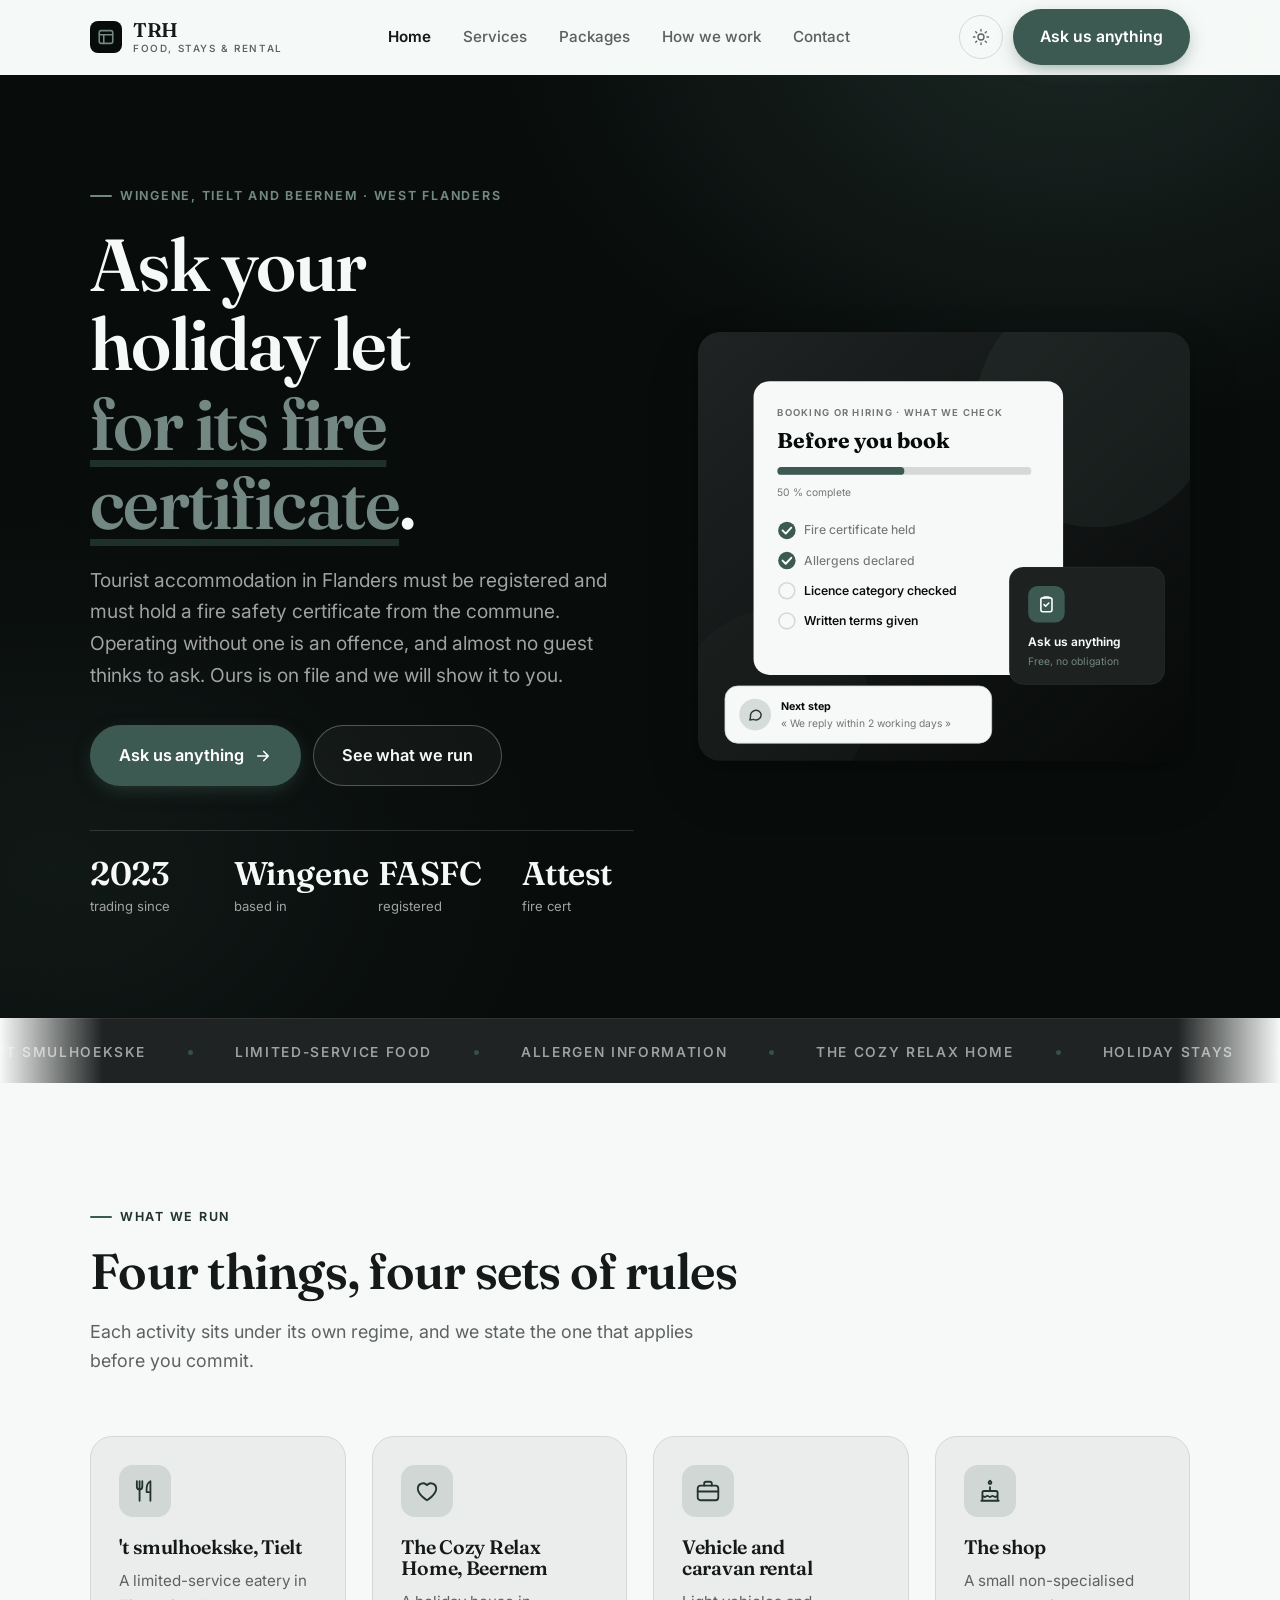
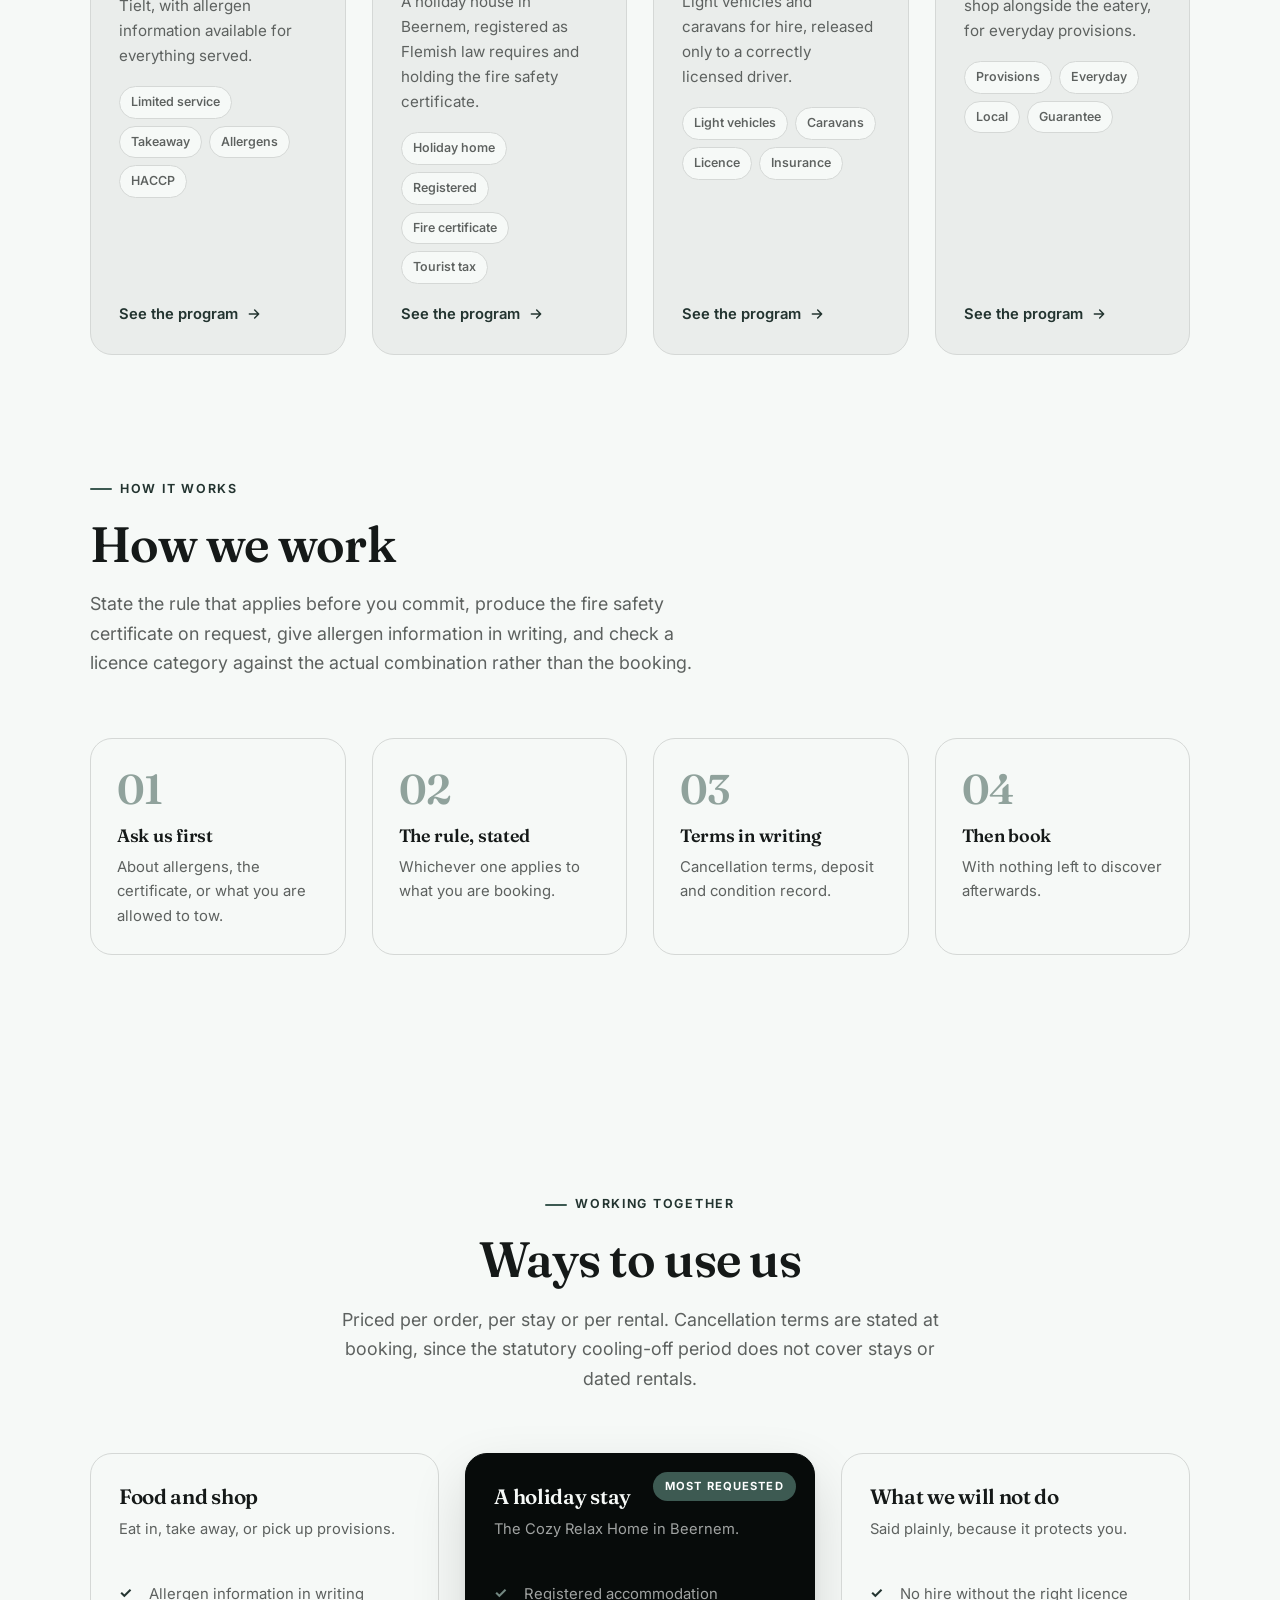
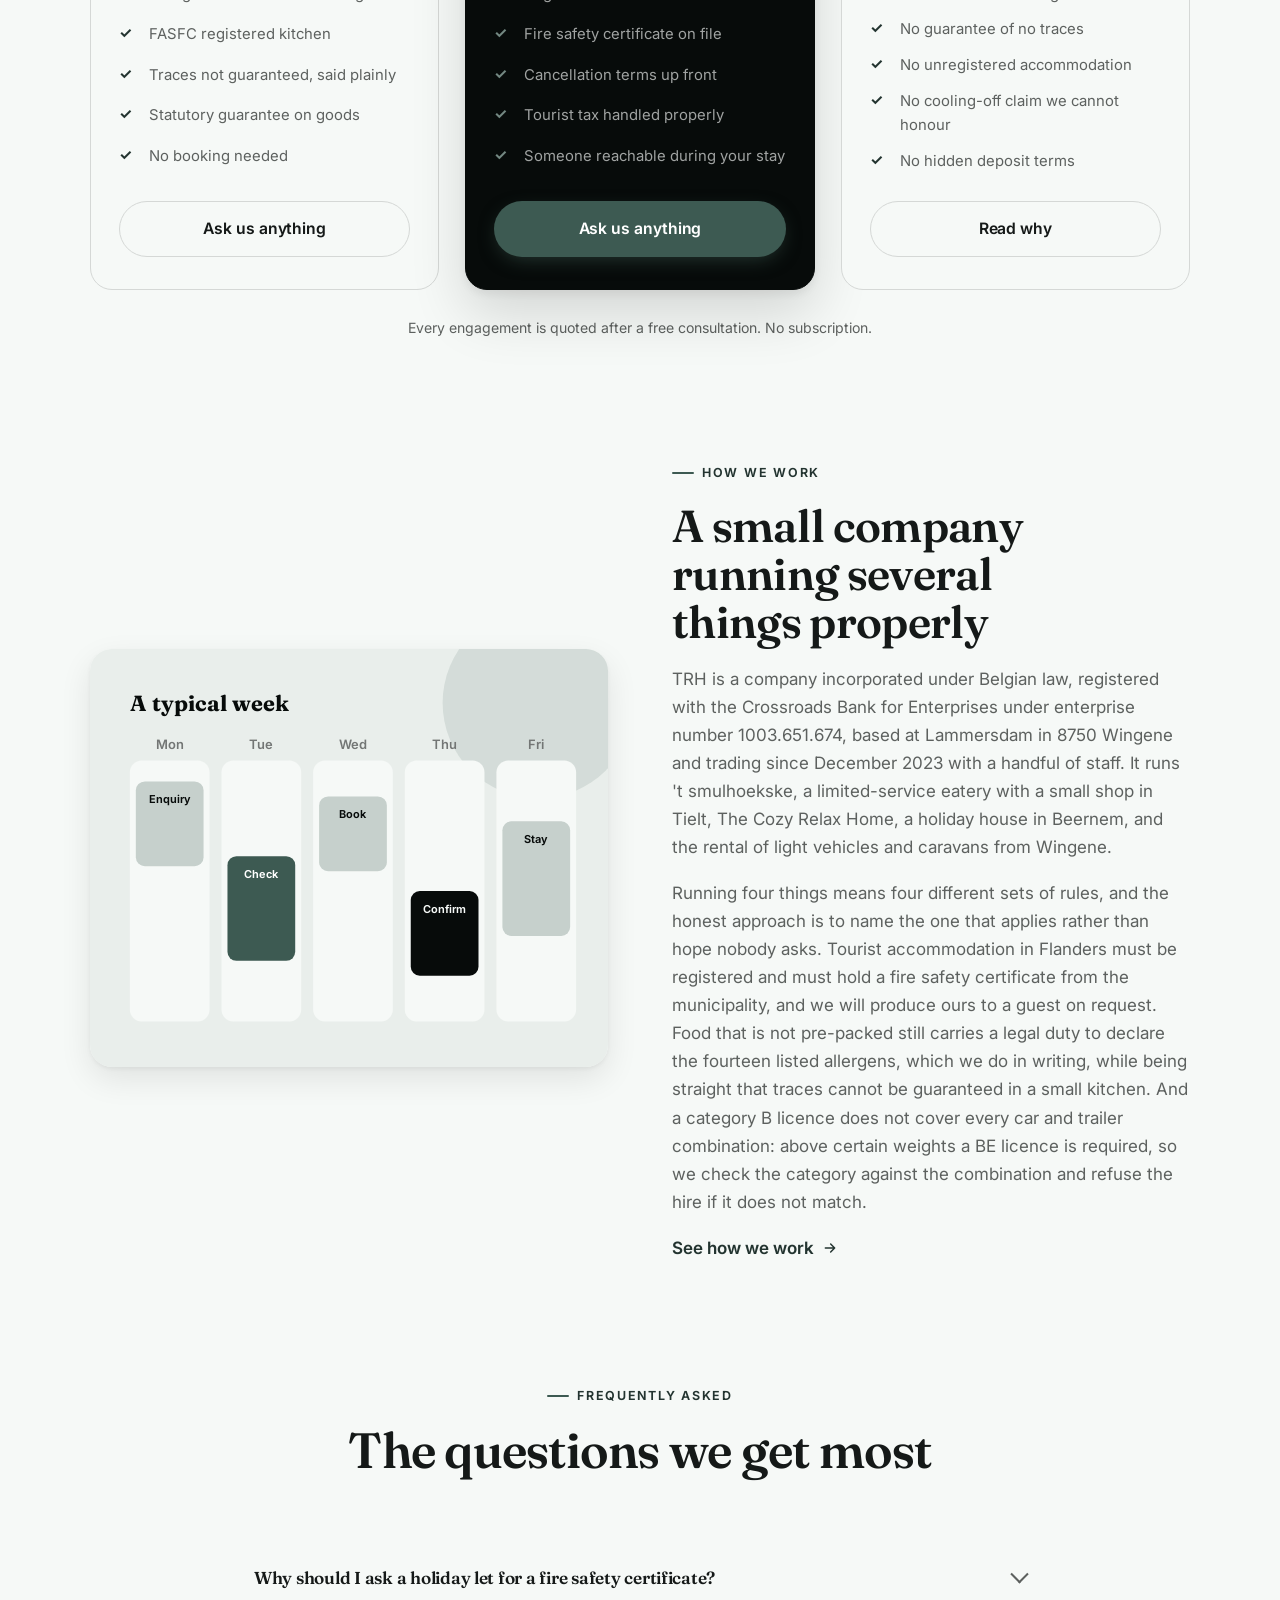
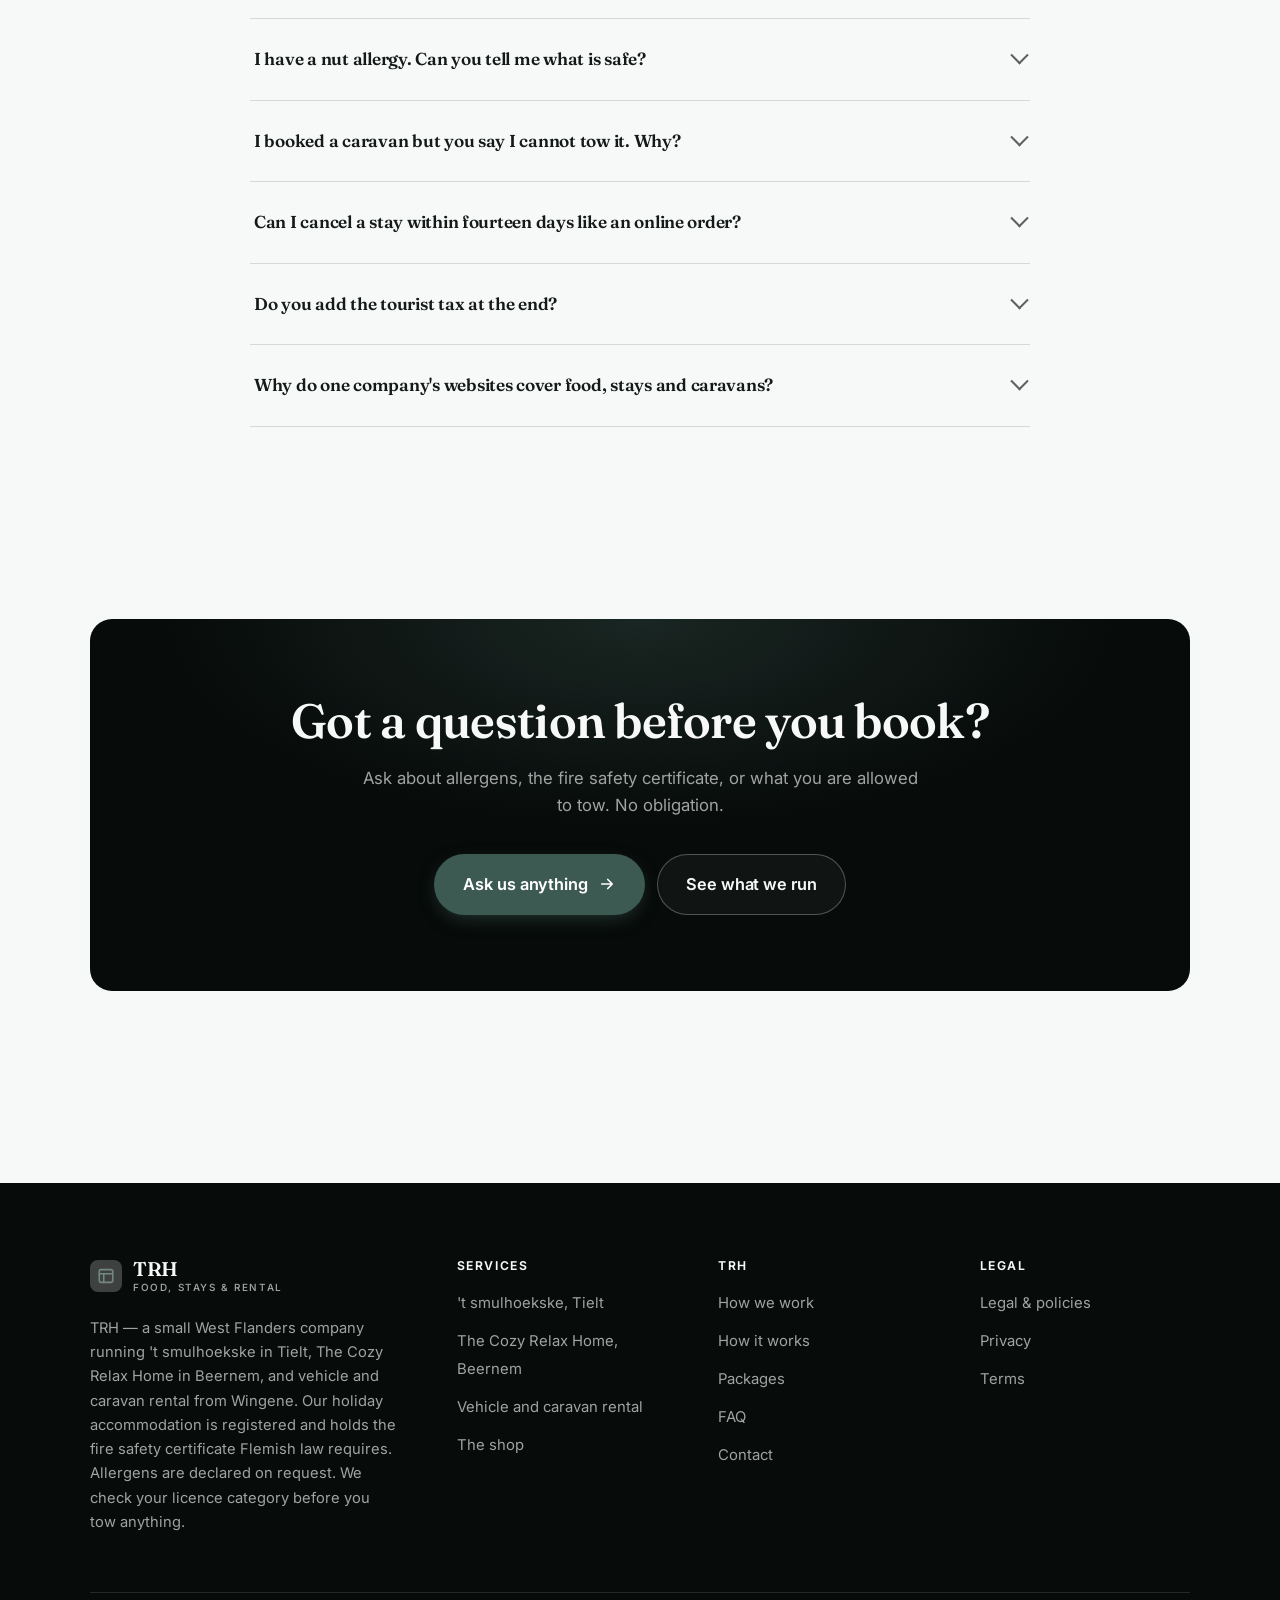
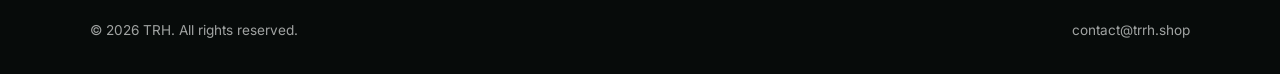
<file: index.html>
<!DOCTYPE html>
<html lang="en" class="no-js">
<head>
<meta charset="utf-8">
<meta name="viewport" content="width=device-width, initial-scale=1">
<title>TRH — food, holiday stays and rental in West Flanders</title>
<meta name="description" content="TRH, a West Flanders company running a limited-service eatery in Tielt, a holiday home in Beernem, and vehicle and caravan rental from Wingene.">
<link rel="canonical" href="https://trrh.shop/">

<meta property="og:type" content="website">
<meta property="og:url" content="https://trrh.shop/">
<meta property="og:site_name" content="TRH">
<meta property="og:locale" content="en_US">
<meta property="og:title" content="TRH — food, holiday stays and rental in West Flanders">
<meta property="og:description" content="TRH, a West Flanders company running a limited-service eatery in Tielt, a holiday home in Beernem, and vehicle and caravan rental from Wingene.">
<meta name="theme-color" content="#070b0a">

<link rel="icon" href="assets/img/favicon.svg" type="image/svg+xml">
<link rel="preconnect" href="https://fonts.googleapis.com">
<link rel="preconnect" href="https://fonts.gstatic.com" crossorigin>
<link rel="stylesheet" href="https://fonts.googleapis.com/css2?family=Fraunces:wght@400;500;600;700&family=Inter:wght@400..700&display=swap">
<link rel="stylesheet" href="assets/css/style.css">

<!-- Thème appliqué avant le premier rendu (évite le flash) -->
<script>
document.documentElement.classList.remove('no-js');
(function(){try{var t=localStorage.getItem('site-theme');if(t){document.documentElement.setAttribute('data-theme',t);}}catch(e){}})();
</script>
<script type="application/ld+json">
{
  "@context": "https://schema.org",
  "@type": "Organization",
  "name": "TRH",
  "url": "https://trrh.shop/",
  "email": "contact@trrh.shop",
  "description": "TRH, a West Flanders company running a limited-service eatery in Tielt, a holiday home in Beernem, and vehicle and caravan rental from Wingene.",
  "areaServed": "US",
  "knowsLanguage": "en"
}
</script>
</head>

<body>
<a class="skip-link" href="#main">Skip to main content</a>

<header class="site-header">
  <nav class="wrap nav" aria-label="Main navigation">
    <a class="brand" href="index.html">
      <svg class="brand__mark" viewBox="0 0 64 64" aria-hidden="true">
        <rect class="bm-bg" width="64" height="64" rx="16"/>
        <g class="bm-ic" transform="translate(14 14) scale(1.5)" fill="none" stroke-width="2.1" stroke-linecap="round" stroke-linejoin="round"><rect x="3" y="3.5" width="18" height="17" rx="2.5"/><path d="M3 9h18M9 9v11.5"/></g>
      </svg>
      <span>TRH<span class="brand__sub">FOOD, STAYS &amp; RENTAL</span></span>
    </a>

    <ul class="nav__links" id="nav-links">
      <li><a href="index.html" aria-current="page">Home</a></li>
      <li><a href="programs.html">Services</a></li>
      <li><a href="index.html#pricing">Packages</a></li>
      <li><a href="about.html">How we work</a></li>
      <li><a href="contact.html">Contact</a></li>
      <li><a class="btn btn--primary" href="contact.html">Ask us anything</a></li>
    </ul>

    <div class="nav__cta">
      <button class="theme-toggle" type="button" aria-label="Switch to dark theme">
        <svg class="icon-sun" viewBox="0 0 24 24" fill="none" stroke="currentColor" stroke-width="1.8" stroke-linecap="round" aria-hidden="true"><circle cx="12" cy="12" r="4"/><path d="M12 2v2m0 16v2M2 12h2m16 0h2M4.9 4.9l1.4 1.4m11.4 11.4 1.4 1.4M19.1 4.9l-1.4 1.4M6.3 17.7l-1.4 1.4"/></svg>
        <svg class="icon-moon" viewBox="0 0 24 24" fill="none" stroke="currentColor" stroke-width="1.8" stroke-linecap="round" stroke-linejoin="round" aria-hidden="true"><path d="M21 12.8A9 9 0 1 1 11.2 3a7 7 0 0 0 9.8 9.8z"/></svg>
      </button>
      <a class="btn btn--primary" href="contact.html">Ask us anything</a>
      <button class="nav__toggle" type="button" aria-expanded="false" aria-controls="nav-links" aria-label="Open menu">
        <svg class="icon-open" viewBox="0 0 24 24" fill="none" stroke="currentColor" stroke-width="2" stroke-linecap="round" aria-hidden="true"><path d="M3 6h18M3 12h18M3 18h18"/></svg>
        <svg class="icon-close" viewBox="0 0 24 24" fill="none" stroke="currentColor" stroke-width="2" stroke-linecap="round" aria-hidden="true"><path d="M6 6l12 12M18 6L6 18"/></svg>
      </button>
    </div>
  </nav>
</header>

<main id="main">

<section class="hero">
  <div class="wrap hero__inner">
    <div>
      <span class="eyebrow hero__eyebrow">Wingene, Tielt and Beernem · West Flanders</span>
      <h1>Ask your holiday let<br> <em>for its fire certificate</em>.</h1>
      <p class="hero__lede">Tourist accommodation in Flanders must be registered and must hold a fire safety certificate from the commune. Operating without one is an offence, and almost no guest thinks to ask. Ours is on file and we will show it to you.</p>

      <div class="hero__actions">
        <a class="btn btn--primary btn--lg" href="contact.html">Ask us anything <svg viewBox="0 0 24 24" fill="none" stroke="currentColor" stroke-width="2.2" stroke-linecap="round" stroke-linejoin="round" aria-hidden="true"><path d="M5 12h14M13 6l6 6-6 6"/></svg></a>
        <a class="btn btn--on-dark btn--lg" href="programs.html">See what we run</a>
      </div>

      <ul class="hero__proof">
        <li><span class="stat__num">2023</span><span class="stat__label">trading since</span></li>
        <li><span class="stat__num">Wingene</span><span class="stat__label">based in</span></li>
        <li><span class="stat__num">FASFC</span><span class="stat__label">registered</span></li>
        <li><span class="stat__num">Attest</span><span class="stat__label">fire cert</span></li>
      </ul>
    </div>

    <div class="hero__art">
      <svg viewBox="0 0 620 540" role="img" aria-label="What TRH checks before a booking or a rental, from the fire safety certificate to your licence category.">
        <defs>
          <linearGradient id="hbg" x1="0" y1="0" x2="1" y2="1">
            <stop offset="0" stop-color="#202323"/><stop offset="1" stop-color="#060908"/>
          </linearGradient>
        </defs>
        <rect width="620" height="540" rx="22" fill="url(#hbg)"/>
        <circle cx="500" cy="96" r="150" fill="#3d5a52" opacity=".16"/>
        <circle cx="96" cy="470" r="120" fill="#3d5a52" opacity=".08"/>

        <g style="font-family: var(--font-body)">
          <!-- Carte programme -->
          <rect x="70" y="62" width="390" height="370" rx="20" fill="#f6f9f7"/>
          <text x="100" y="106" font-size="12" font-weight="650" letter-spacing="1.6" fill="#737675">BOOKING OR HIRING · WHAT WE CHECK</text>
          <text x="100" y="146" font-size="27" font-weight="700" fill="#070b0a" style="font-family: var(--font-display)">Before you book</text>
          <rect x="100" y="170" width="320" height="10" rx="5" fill="#d5d8d6"/>
          <rect x="100" y="170" width="160" height="10" rx="5" fill="#3d5a52"/>
          <text x="100" y="206" font-size="13" fill="#737675">50 % complete</text>
          <circle cx="112" cy="250" r="11" fill="#3d5a52"/><path d="M106.5 250l4 4 7-7.5" fill="none" stroke="#ffffff" stroke-width="2.4" stroke-linecap="round" stroke-linejoin="round"/><text x="134" y="255" font-size="15.5" fill="#737675" font-weight="450">Fire certificate held</text>
          <circle cx="112" cy="288" r="11" fill="#3d5a52"/><path d="M106.5 288l4 4 7-7.5" fill="none" stroke="#ffffff" stroke-width="2.4" stroke-linecap="round" stroke-linejoin="round"/><text x="134" y="293" font-size="15.5" fill="#737675" font-weight="450">Allergens declared</text>
          <circle cx="112" cy="326" r="10" fill="none" stroke="#d5d8d6" stroke-width="2"/><text x="134" y="331" font-size="15.5" fill="#070b0a" font-weight="560">Licence category checked</text>
          <circle cx="112" cy="364" r="10" fill="none" stroke="#d5d8d6" stroke-width="2"/><text x="134" y="369" font-size="15.5" fill="#070b0a" font-weight="560">Written terms given</text>

          <!-- Carte séance -->
          <rect x="392" y="296" width="196" height="148" rx="18" fill="#1d2120" stroke="#ffffff" stroke-opacity=".08"/>
          <rect x="416" y="320" width="46" height="46" rx="12" fill="#3d5a52"/>
          <g transform="translate(427 331)" fill="none" stroke="#ffffff" color="#ffffff" stroke-width="2" stroke-linecap="round" stroke-linejoin="round"><rect x="5" y="4" width="14" height="17.5" rx="2.5"/><path d="M9 4V3h6v1M9 12.5l2 2 4-4"/></g>
          <text x="416" y="396" font-size="15" font-weight="650" fill="#f6f9f7">Ask us anything</text>
          <text x="416" y="420" font-size="13" fill="#738882">Free, no obligation</text>

          <!-- Retour du coach -->
          <rect x="34" y="446" width="336" height="72" rx="16" fill="#f6f9f7" stroke="#d5d8d6"/>
          <circle cx="72" cy="482" r="20" fill="#d5dcd9"/>
          <g transform="translate(62 472) scale(.84)" fill="none" stroke="#283b35" stroke-width="2.2" stroke-linecap="round" stroke-linejoin="round"><path d="M21 12a8 8 0 0 1-11.6 7.1L4 20l1-4.6A8 8 0 1 1 21 12z"/></g>
          <text x="104" y="476" font-size="13.5" font-weight="700" fill="#070b0a">Next step</text>
          <text x="104" y="498" font-size="13" fill="#737675">« We reply within 2 working days »</text>
        </g>
      </svg>
    </div>
  </div>
</section>

<div class="marquee" aria-hidden="true">
  <div class="marquee__track"><span>'t smulhoekske</span><span>Limited-service food</span><span>Allergen information</span><span>The Cozy Relax Home</span><span>Holiday stays</span><span>Fire safety certificate</span><span>Car rental</span><span>Caravan rental</span><span>Licence checked</span><span>Written terms</span><span>'t smulhoekske</span><span>Limited-service food</span><span>Allergen information</span><span>The Cozy Relax Home</span><span>Holiday stays</span><span>Fire safety certificate</span><span>Car rental</span><span>Caravan rental</span><span>Licence checked</span><span>Written terms</span></div>
</div>

<section class="section wrap" id="programs">
  <div class="section-head reveal">
    <span class="eyebrow">What we run</span>
    <h2>Four things, four sets of rules</h2>
    <p>Each activity sits under its own regime, and we state the one that applies before you commit.</p>
  </div>
  <div class="grid grid--4 reveal-group">
    <a class="card" href="programs.html#eatery">
      <div class="card__icon"><svg viewBox="0 0 24 24" fill="none" stroke="currentColor" stroke-width="1.7" stroke-linecap="round" stroke-linejoin="round" aria-hidden="true"><path d="M7 3v8M4.5 3v5a2.5 2.5 0 0 0 5 0V3M7 11v10M17 21V3c-2.2 1.2-3.5 3.6-3.5 7v3H17"/></svg></div>
      <h3>'t smulhoekske, Tielt</h3>
      <p>A limited-service eatery in Tielt, with allergen information available for everything served.</p>
      <ul class="tags"><li>Limited service</li><li>Takeaway</li><li>Allergens</li><li>HACCP</li></ul>
      <span class="arrow-link">See the program <svg viewBox="0 0 24 24" fill="none" stroke="currentColor" stroke-width="2.2" stroke-linecap="round" stroke-linejoin="round" aria-hidden="true"><path d="M5 12h14M13 6l6 6-6 6"/></svg></span>
    </a>
    <a class="card" href="programs.html#stay">
      <div class="card__icon"><svg viewBox="0 0 24 24" fill="none" stroke="currentColor" stroke-width="1.7" stroke-linecap="round" stroke-linejoin="round" aria-hidden="true"><path d="M12 20.5s-8.5-4.8-8.5-11A4.8 4.8 0 0 1 12 6.6a4.8 4.8 0 0 1 8.5 2.9c0 6.2-8.5 11-8.5 11z"/></svg></div>
      <h3>The Cozy Relax Home, Beernem</h3>
      <p>A holiday house in Beernem, registered as Flemish law requires and holding the fire safety certificate.</p>
      <ul class="tags"><li>Holiday home</li><li>Registered</li><li>Fire certificate</li><li>Tourist tax</li></ul>
      <span class="arrow-link">See the program <svg viewBox="0 0 24 24" fill="none" stroke="currentColor" stroke-width="2.2" stroke-linecap="round" stroke-linejoin="round" aria-hidden="true"><path d="M5 12h14M13 6l6 6-6 6"/></svg></span>
    </a>
    <a class="card" href="programs.html#rental">
      <div class="card__icon"><svg viewBox="0 0 24 24" fill="none" stroke="currentColor" stroke-width="1.7" stroke-linecap="round" stroke-linejoin="round" aria-hidden="true"><rect x="2.5" y="7" width="19" height="13.5" rx="2.5"/><path d="M8.5 7V5a1.5 1.5 0 0 1 1.5-1.5h4A1.5 1.5 0 0 1 15.5 5v2M2.5 12.5h19"/></svg></div>
      <h3>Vehicle and caravan rental</h3>
      <p>Light vehicles and caravans for hire, released only to a correctly licensed driver.</p>
      <ul class="tags"><li>Light vehicles</li><li>Caravans</li><li>Licence</li><li>Insurance</li></ul>
      <span class="arrow-link">See the program <svg viewBox="0 0 24 24" fill="none" stroke="currentColor" stroke-width="2.2" stroke-linecap="round" stroke-linejoin="round" aria-hidden="true"><path d="M5 12h14M13 6l6 6-6 6"/></svg></span>
    </a>
    <a class="card" href="programs.html#shop">
      <div class="card__icon"><svg viewBox="0 0 24 24" fill="none" stroke="currentColor" stroke-width="1.7" stroke-linecap="round" stroke-linejoin="round" aria-hidden="true"><path d="M4 21h16M5 21v-7.5A1.5 1.5 0 0 1 6.5 12h11a1.5 1.5 0 0 1 1.5 1.5V21M5 16.5c1.2 0 1.2 1 2.3 1s1.2-1 2.3-1 1.2 1 2.4 1 1.2-1 2.3-1 1.2 1 2.4 1 1.1-1 2.3-1M12 12V8.5"/><path d="M12 5.5c.8 0 1.3-.6 1.3-1.3S12 2.5 12 2.5s-1.3 1-1.3 1.7.5 1.3 1.3 1.3z"/></svg></div>
      <h3>The shop</h3>
      <p>A small non-specialised shop alongside the eatery, for everyday provisions.</p>
      <ul class="tags"><li>Provisions</li><li>Everyday</li><li>Local</li><li>Guarantee</li></ul>
      <span class="arrow-link">See the program <svg viewBox="0 0 24 24" fill="none" stroke="currentColor" stroke-width="2.2" stroke-linecap="round" stroke-linejoin="round" aria-hidden="true"><path d="M5 12h14M13 6l6 6-6 6"/></svg></span>
    </a>
  </div>
</section>

<section class="section section--flush wrap" id="how-it-works">
  <div class="section-head reveal">
    <span class="eyebrow">How it works</span>
    <h2>How we work</h2>
    <p>State the rule that applies before you commit, produce the fire safety certificate on request, give allergen information in writing, and check a licence category against the actual combination rather than the booking.</p>
  </div>
  <div class="grid grid--4 steps reveal-group">
    <article class="step">
      <h3>Ask us first</h3>
      <p>About allergens, the certificate, or what you are allowed to tow.</p>
    </article>
    <article class="step">
      <h3>The rule, stated</h3>
      <p>Whichever one applies to what you are booking.</p>
    </article>
    <article class="step">
      <h3>Terms in writing</h3>
      <p>Cancellation terms, deposit and condition record.</p>
    </article>
    <article class="step">
      <h3>Then book</h3>
      <p>With nothing left to discover afterwards.</p>
    </article>
  </div>
</section>

<section class="section wrap" id="pricing">
  <div class="section-head section-head--center reveal">
    <span class="eyebrow">Working together</span>
    <h2>Ways to use us</h2>
    <p>Priced per order, per stay or per rental. Cancellation terms are stated at booking, since the statutory cooling-off period does not cover stays or dated rentals.</p>
  </div>
  <div class="grid grid--3 plans reveal-group">
    <article class="plan">
      
      <h3>Food and shop</h3>
      <p class="plan__desc">Eat in, take away, or pick up provisions.</p>
      
      <ul class="plan__features">
        <li>Allergen information in writing</li>
        <li>FASFC registered kitchen</li>
        <li>Traces not guaranteed, said plainly</li>
        <li>Statutory guarantee on goods</li>
        <li>No booking needed</li>
      </ul>
      <a class="btn btn--ghost btn--block" href="contact.html">Ask us anything</a>
    </article>
    <article class="plan plan--featured">
      <span class="plan__tag">Most requested</span>
      <h3>A holiday stay</h3>
      <p class="plan__desc">The Cozy Relax Home in Beernem.</p>
      
      <ul class="plan__features">
        <li>Registered accommodation</li>
        <li>Fire safety certificate on file</li>
        <li>Cancellation terms up front</li>
        <li>Tourist tax handled properly</li>
        <li>Someone reachable during your stay</li>
      </ul>
      <a class="btn btn--primary btn--block" href="contact.html">Ask us anything</a>
    </article>
    <article class="plan">
      
      <h3>What we will not do</h3>
      <p class="plan__desc">Said plainly, because it protects you.</p>
      
      <ul class="plan__features">
        <li>No hire without the right licence</li>
        <li>No guarantee of no traces</li>
        <li>No unregistered accommodation</li>
        <li>No cooling-off claim we cannot honour</li>
        <li>No hidden deposit terms</li>
      </ul>
      <a class="btn btn--ghost btn--block" href="contact.html">Read why</a>
    </article>
  </div>
  <p class="plans-note">Every engagement is quoted after a free consultation. No subscription.</p>
</section>

<section class="section section--flush wrap">
  <div class="split reveal">
    <div class="split__art">
      <svg viewBox="0 0 520 420" role="img" aria-label="Example of a typical week: Enquiry, Check, Book, Confirm, Stay.">
        <rect width="520" height="420" rx="20" fill="#e9eeeb"/>
        <circle cx="450" cy="54" r="96" fill="#3d5a52" opacity=".12"/>
        <g style="font-family: var(--font-body)">
        <text x="40" y="62" font-size="22" font-weight="700" fill="#070b0a" style="font-family: var(--font-display)">A typical week</text>
        <text x="80" y="100" text-anchor="middle" font-size="13" font-weight="600" fill="#737675">Mon</text>
        <rect x="40" y="112" width="80" height="262" rx="12" fill="#f6f9f7"/>
        <rect x="46" y="133" width="68" height="85" rx="9" fill="#c6d0cc"/>
        <text x="80" y="155" text-anchor="middle" font-size="11" font-weight="650" fill="#070b0a">Enquiry</text>
        <text x="172" y="100" text-anchor="middle" font-size="13" font-weight="600" fill="#737675">Tue</text>
        <rect x="132" y="112" width="80" height="262" rx="12" fill="#f6f9f7"/>
        <rect x="138" y="208" width="68" height="105" rx="9" fill="#3d5a52"/>
        <text x="172" y="230" text-anchor="middle" font-size="11" font-weight="650" fill="#ffffff">Check</text>
        <text x="264" y="100" text-anchor="middle" font-size="13" font-weight="600" fill="#737675">Wed</text>
        <rect x="224" y="112" width="80" height="262" rx="12" fill="#f6f9f7"/>
        <rect x="230" y="148" width="68" height="75" rx="9" fill="#c6d0cc"/>
        <text x="264" y="170" text-anchor="middle" font-size="11" font-weight="650" fill="#070b0a">Book</text>
        <text x="356" y="100" text-anchor="middle" font-size="13" font-weight="600" fill="#737675">Thu</text>
        <rect x="316" y="112" width="80" height="262" rx="12" fill="#f6f9f7"/>
        <rect x="322" y="243" width="68" height="85" rx="9" fill="#070b0a"/>
        <text x="356" y="265" text-anchor="middle" font-size="11" font-weight="650" fill="#f6f9f7">Confirm</text>
        <text x="448" y="100" text-anchor="middle" font-size="13" font-weight="600" fill="#737675">Fri</text>
        <rect x="408" y="112" width="80" height="262" rx="12" fill="#f6f9f7"/>
        <rect x="414" y="173" width="68" height="115" rx="9" fill="#c6d0cc"/>
        <text x="448" y="195" text-anchor="middle" font-size="11" font-weight="650" fill="#070b0a">Stay</text>
        </g>
      </svg>
    </div>
    <div>
      <span class="eyebrow">How we work</span>
      <h2>A small company running several things properly</h2>
      <p>TRH is a company incorporated under Belgian law, registered with the Crossroads Bank for Enterprises under enterprise number 1003.651.674, based at Lammersdam in 8750 Wingene and trading since December 2023 with a handful of staff. It runs 't smulhoekske, a limited-service eatery with a small shop in Tielt, The Cozy Relax Home, a holiday house in Beernem, and the rental of light vehicles and caravans from Wingene.</p>
      <p>Running four things means four different sets of rules, and the honest approach is to name the one that applies rather than hope nobody asks. Tourist accommodation in Flanders must be registered and must hold a fire safety certificate from the municipality, and we will produce ours to a guest on request. Food that is not pre-packed still carries a legal duty to declare the fourteen listed allergens, which we do in writing, while being straight that traces cannot be guaranteed in a small kitchen. And a category B licence does not cover every car and trailer combination: above certain weights a BE licence is required, so we check the category against the combination and refuse the hire if it does not match.</p>
      <p><a class="arrow-link" href="about.html">See how we work <svg viewBox="0 0 24 24" fill="none" stroke="currentColor" stroke-width="2.2" stroke-linecap="round" stroke-linejoin="round" aria-hidden="true"><path d="M5 12h14M13 6l6 6-6 6"/></svg></a></p>
    </div>
  </div>
</section>

<section class="section section--flush wrap" id="faq">
  <div class="section-head section-head--center reveal">
    <span class="eyebrow">Frequently asked</span>
    <h2>The questions we get most</h2>
  </div>
  <div class="faq reveal">
    <details>
      <summary>Why should I ask a holiday let for a fire safety certificate?</summary>
      <p>Because Flemish law requires tourist accommodation to be registered and to hold one issued by the municipality, and operating without it is an offence. Guests almost never ask, which is exactly why some lets do not have one. Ours is on file and we will show it to you. It is a reasonable question to put to any accommodation you book.</p>
    </details>
    <details>
      <summary>I have a nut allergy. Can you tell me what is safe?</summary>
      <p>We can give you the allergen information in writing for everything we serve, including food that is not pre-packed, and that is a legal duty rather than a courtesy. What we cannot do is guarantee the absence of traces, because those ingredients are handled in the same kitchen. We would rather tell you that than offer a reassurance you might rely on.</p>
    </details>
    <details>
      <summary>I booked a caravan but you say I cannot tow it. Why?</summary>
      <p>Because a category B licence does not cover every combination. Once the maximum authorised mass of the car and trailer together, or of the trailer itself, passes the limits attached to category B, you need a BE licence. Driving without it means no insurance and an offence. We check before handing over keys, and we will find you a combination you can legally tow.</p>
    </details>
    <details>
      <summary>Can I cancel a stay within fourteen days like an online order?</summary>
      <p>Not automatically, and we would rather say so than let you assume it. The statutory fourteen-day cooling-off period for distance contracts does not apply to accommodation or to vehicle rental booked for specific dates. Our own cancellation terms apply, and we state them at the time of booking rather than in small print afterwards.</p>
    </details>
    <details>
      <summary>Do you add the tourist tax at the end?</summary>
      <p>We collect and remit it where the commune levies it, and we tell you about it when you book rather than presenting it as a surprise on arrival. It is a municipal charge rather than our margin, and treating it as an optional extra would simply mean we were not paying it.</p>
    </details>
    <details>
      <summary>Why do one company's websites cover food, stays and caravans?</summary>
      <p>Because it is genuinely one small company doing all three, which is more common in West Flanders than a tidy single-sector business. The registry shows the activities and the establishments, and we would rather show you that than present three unrelated brands and hope the connection never comes up.</p>
    </details>
  </div>
</section>

<section class="wrap section--tight">
  <div class="cta-band reveal">
    <h2>Got a question before you book?</h2>
    <p>Ask about allergens, the fire safety certificate, or what you are allowed to tow. No obligation.</p>
    <div class="hero__actions">
      <a class="btn btn--primary btn--lg" href="contact.html">Ask us anything <svg viewBox="0 0 24 24" fill="none" stroke="currentColor" stroke-width="2.2" stroke-linecap="round" stroke-linejoin="round" aria-hidden="true"><path d="M5 12h14M13 6l6 6-6 6"/></svg></a>
      <a class="btn btn--on-dark btn--lg" href="programs.html">See what we run</a>
    </div>
  </div>
</section>

</main>

<footer class="site-footer">
  <div class="wrap">
    <div class="footer__grid">
      <div class="footer__brand">
        <a class="brand" href="index.html">
          <svg class="brand__mark" viewBox="0 0 64 64" aria-hidden="true">
        <rect class="bm-bg" width="64" height="64" rx="16"/>
        <g class="bm-ic" transform="translate(14 14) scale(1.5)" fill="none" stroke-width="2.1" stroke-linecap="round" stroke-linejoin="round"><rect x="3" y="3.5" width="18" height="17" rx="2.5"/><path d="M3 9h18M9 9v11.5"/></g>
      </svg>
          <span>TRH<span class="brand__sub">FOOD, STAYS &amp; RENTAL</span></span>
        </a>
        <p>TRH — a small West Flanders company running 't smulhoekske in Tielt, The Cozy Relax Home in Beernem, and vehicle and caravan rental from Wingene. Our holiday accommodation is registered and holds the fire safety certificate Flemish law requires. Allergens are declared on request. We check your licence category before you tow anything.</p>
      </div>

      <div class="footer__col">
        <h4>Services</h4>
        <ul>
          <li><a href="programs.html#eatery">'t smulhoekske, Tielt</a></li>
          <li><a href="programs.html#stay">The Cozy Relax Home, Beernem</a></li>
          <li><a href="programs.html#rental">Vehicle and caravan rental</a></li>
          <li><a href="programs.html#shop">The shop</a></li>
        </ul>
      </div>

      <div class="footer__col">
        <h4>TRH</h4>
        <ul>
          <li><a href="about.html">How we work</a></li>
          <li><a href="index.html#how-it-works">How it works</a></li>
          <li><a href="index.html#pricing">Packages</a></li>
          <li><a href="index.html#faq">FAQ</a></li>
          <li><a href="contact.html">Contact</a></li>
        </ul>
      </div>

      <div class="footer__col">
        <h4>Legal</h4>
        <ul>
          <li><a href="legal.html">Legal &amp; policies</a></li>
          <li><a href="legal.html#privacy">Privacy</a></li>
          <li><a href="legal.html#terms">Terms</a></li>
        </ul>
      </div>
    </div>

    <div class="footer__bottom">
      <p>© <span data-year>2026</span> TRH. All rights reserved.</p>
      <p><a href="mailto:contact@trrh.shop">contact@trrh.shop</a></p>
    </div>
  </div>
</footer>

<script src="assets/js/main.js" defer></script>
</body>
</html>
</file>
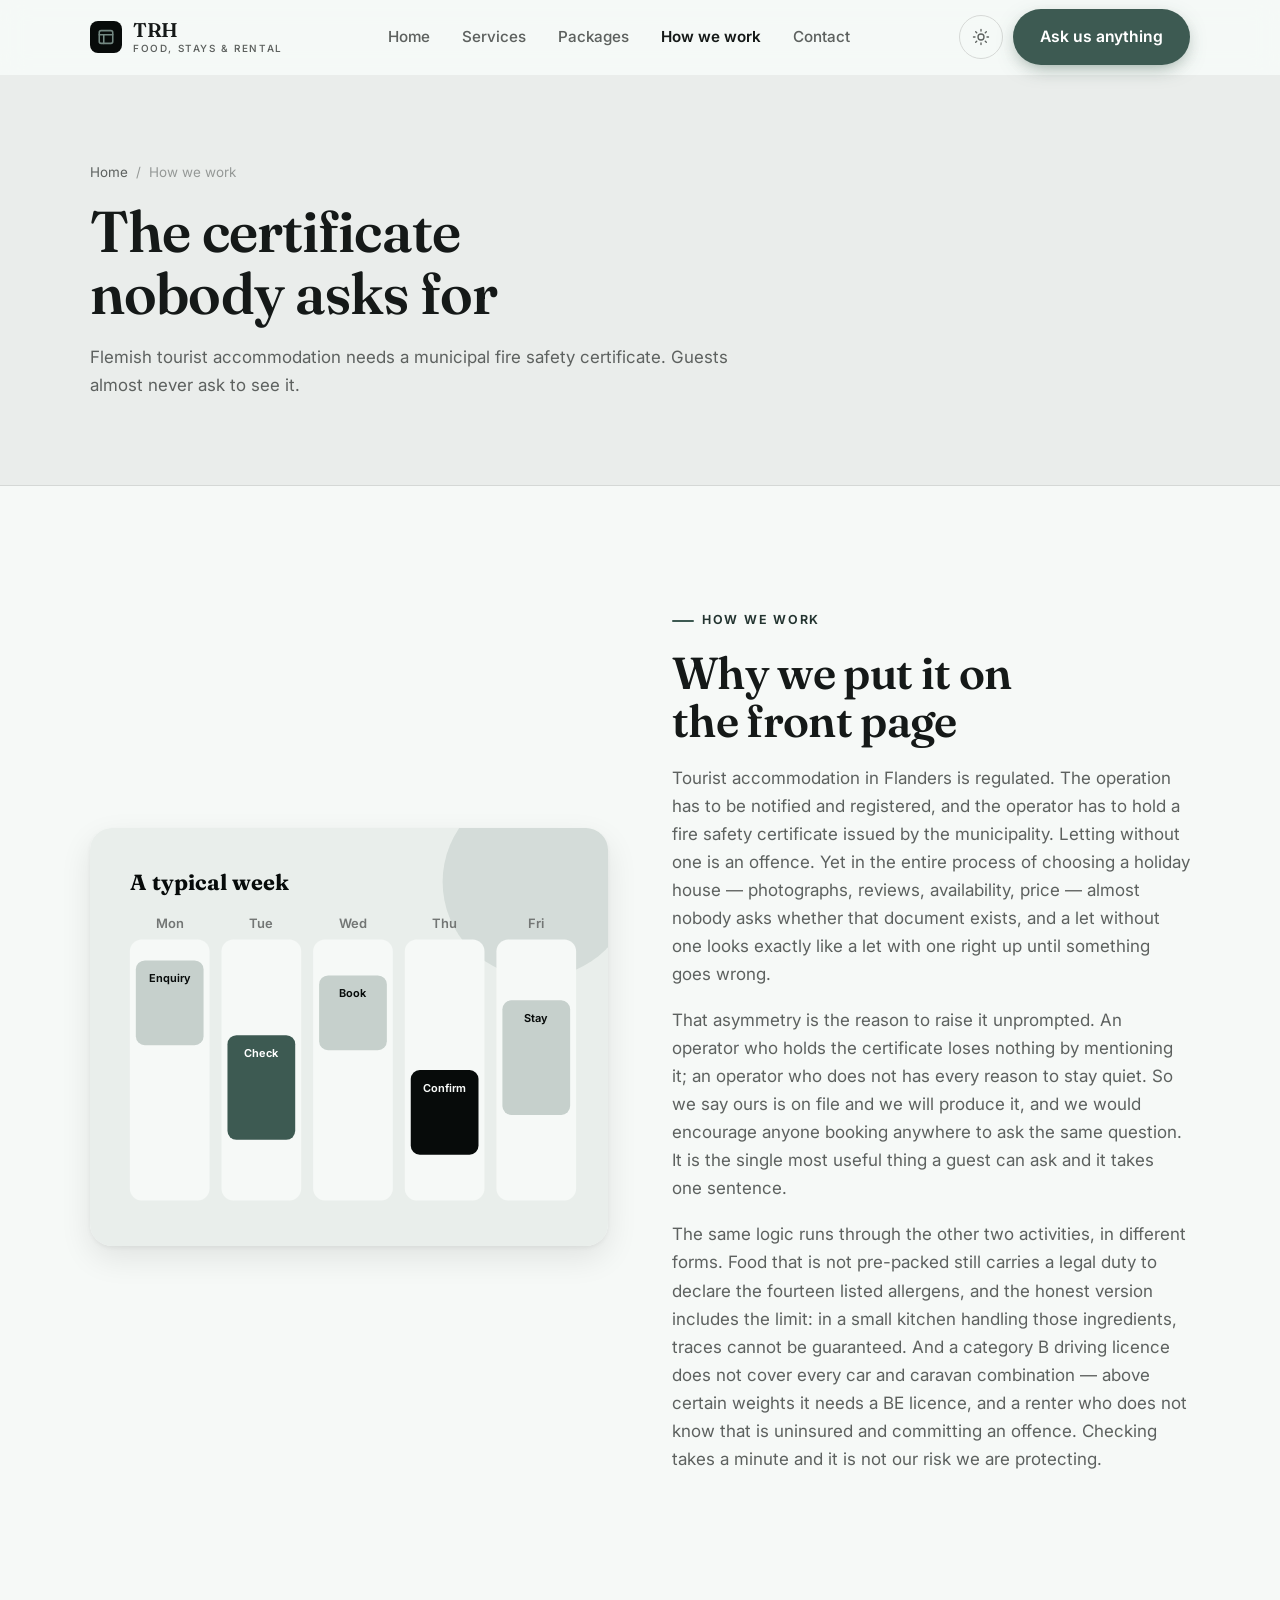
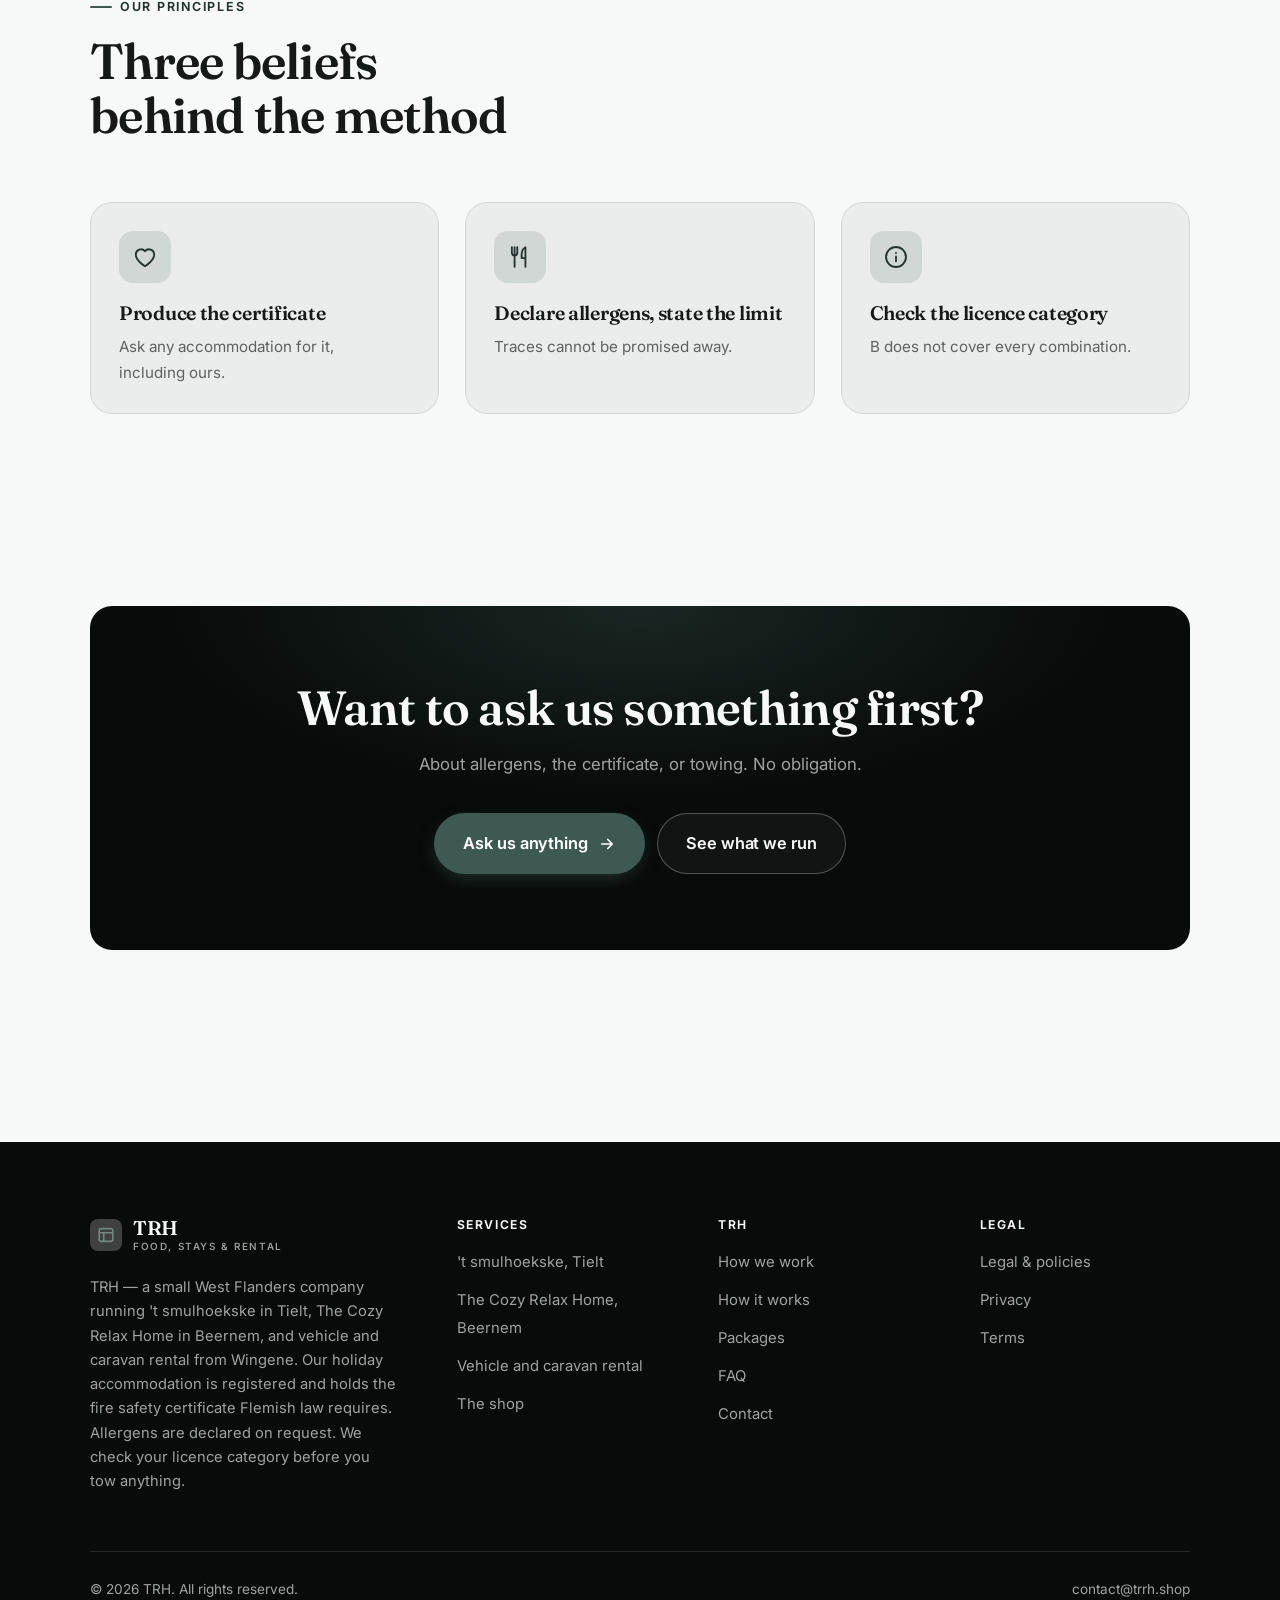
<file: about.html>
<!DOCTYPE html>
<html lang="en" class="no-js">
<head>
<meta charset="utf-8">
<meta name="viewport" content="width=device-width, initial-scale=1">
<title>How we work — TRH</title>
<meta name="description" content="About TRH, a West Flanders company running food, holiday accommodation and rental, enterprise number 1003.651.674.">
<link rel="canonical" href="https://trrh.shop/about.html">

<meta property="og:type" content="website">
<meta property="og:url" content="https://trrh.shop/about.html">
<meta property="og:site_name" content="TRH">
<meta property="og:locale" content="en_US">
<meta property="og:title" content="How we work — TRH">
<meta property="og:description" content="About TRH, a West Flanders company running food, holiday accommodation and rental, enterprise number 1003.651.674.">
<meta name="theme-color" content="#070b0a">

<link rel="icon" href="assets/img/favicon.svg" type="image/svg+xml">
<link rel="preconnect" href="https://fonts.googleapis.com">
<link rel="preconnect" href="https://fonts.gstatic.com" crossorigin>
<link rel="stylesheet" href="https://fonts.googleapis.com/css2?family=Fraunces:wght@400;500;600;700&family=Inter:wght@400..700&display=swap">
<link rel="stylesheet" href="assets/css/style.css">

<!-- Thème appliqué avant le premier rendu (évite le flash) -->
<script>
document.documentElement.classList.remove('no-js');
(function(){try{var t=localStorage.getItem('site-theme');if(t){document.documentElement.setAttribute('data-theme',t);}}catch(e){}})();
</script>
</head>

<body>
<a class="skip-link" href="#main">Skip to main content</a>

<header class="site-header">
  <nav class="wrap nav" aria-label="Main navigation">
    <a class="brand" href="index.html">
      <svg class="brand__mark" viewBox="0 0 64 64" aria-hidden="true">
        <rect class="bm-bg" width="64" height="64" rx="16"/>
        <g class="bm-ic" transform="translate(14 14) scale(1.5)" fill="none" stroke-width="2.1" stroke-linecap="round" stroke-linejoin="round"><rect x="3" y="3.5" width="18" height="17" rx="2.5"/><path d="M3 9h18M9 9v11.5"/></g>
      </svg>
      <span>TRH<span class="brand__sub">FOOD, STAYS &amp; RENTAL</span></span>
    </a>

    <ul class="nav__links" id="nav-links">
      <li><a href="index.html">Home</a></li>
      <li><a href="programs.html">Services</a></li>
      <li><a href="index.html#pricing">Packages</a></li>
      <li><a href="about.html" aria-current="page">How we work</a></li>
      <li><a href="contact.html">Contact</a></li>
      <li><a class="btn btn--primary" href="contact.html">Ask us anything</a></li>
    </ul>

    <div class="nav__cta">
      <button class="theme-toggle" type="button" aria-label="Switch to dark theme">
        <svg class="icon-sun" viewBox="0 0 24 24" fill="none" stroke="currentColor" stroke-width="1.8" stroke-linecap="round" aria-hidden="true"><circle cx="12" cy="12" r="4"/><path d="M12 2v2m0 16v2M2 12h2m16 0h2M4.9 4.9l1.4 1.4m11.4 11.4 1.4 1.4M19.1 4.9l-1.4 1.4M6.3 17.7l-1.4 1.4"/></svg>
        <svg class="icon-moon" viewBox="0 0 24 24" fill="none" stroke="currentColor" stroke-width="1.8" stroke-linecap="round" stroke-linejoin="round" aria-hidden="true"><path d="M21 12.8A9 9 0 1 1 11.2 3a7 7 0 0 0 9.8 9.8z"/></svg>
      </button>
      <a class="btn btn--primary" href="contact.html">Ask us anything</a>
      <button class="nav__toggle" type="button" aria-expanded="false" aria-controls="nav-links" aria-label="Open menu">
        <svg class="icon-open" viewBox="0 0 24 24" fill="none" stroke="currentColor" stroke-width="2" stroke-linecap="round" aria-hidden="true"><path d="M3 6h18M3 12h18M3 18h18"/></svg>
        <svg class="icon-close" viewBox="0 0 24 24" fill="none" stroke="currentColor" stroke-width="2" stroke-linecap="round" aria-hidden="true"><path d="M6 6l12 12M18 6L6 18"/></svg>
      </button>
    </div>
  </nav>
</header>

<main id="main">

<section class="page-head">
  <div class="wrap">
    <nav class="breadcrumb" aria-label="Breadcrumb">
      <a href="index.html">Home</a><span>/</span><span aria-current="page">How we work</span>
    </nav>
    <h1>The certificate nobody asks for</h1>
    <p>Flemish tourist accommodation needs a municipal fire safety certificate. Guests almost never ask to see it.</p>
  </div>
</section>

<section class="section wrap">
  <div class="split reveal">
    <div class="split__art">
      <svg viewBox="0 0 520 420" role="img" aria-label="Example of a typical week: Enquiry, Check, Book, Confirm, Stay.">
        <rect width="520" height="420" rx="20" fill="#e9eeeb"/>
        <circle cx="450" cy="54" r="96" fill="#3d5a52" opacity=".12"/>
        <g style="font-family: var(--font-body)">
        <text x="40" y="62" font-size="22" font-weight="700" fill="#070b0a" style="font-family: var(--font-display)">A typical week</text>
        <text x="80" y="100" text-anchor="middle" font-size="13" font-weight="600" fill="#737675">Mon</text>
        <rect x="40" y="112" width="80" height="262" rx="12" fill="#f6f9f7"/>
        <rect x="46" y="133" width="68" height="85" rx="9" fill="#c6d0cc"/>
        <text x="80" y="155" text-anchor="middle" font-size="11" font-weight="650" fill="#070b0a">Enquiry</text>
        <text x="172" y="100" text-anchor="middle" font-size="13" font-weight="600" fill="#737675">Tue</text>
        <rect x="132" y="112" width="80" height="262" rx="12" fill="#f6f9f7"/>
        <rect x="138" y="208" width="68" height="105" rx="9" fill="#3d5a52"/>
        <text x="172" y="230" text-anchor="middle" font-size="11" font-weight="650" fill="#ffffff">Check</text>
        <text x="264" y="100" text-anchor="middle" font-size="13" font-weight="600" fill="#737675">Wed</text>
        <rect x="224" y="112" width="80" height="262" rx="12" fill="#f6f9f7"/>
        <rect x="230" y="148" width="68" height="75" rx="9" fill="#c6d0cc"/>
        <text x="264" y="170" text-anchor="middle" font-size="11" font-weight="650" fill="#070b0a">Book</text>
        <text x="356" y="100" text-anchor="middle" font-size="13" font-weight="600" fill="#737675">Thu</text>
        <rect x="316" y="112" width="80" height="262" rx="12" fill="#f6f9f7"/>
        <rect x="322" y="243" width="68" height="85" rx="9" fill="#070b0a"/>
        <text x="356" y="265" text-anchor="middle" font-size="11" font-weight="650" fill="#f6f9f7">Confirm</text>
        <text x="448" y="100" text-anchor="middle" font-size="13" font-weight="600" fill="#737675">Fri</text>
        <rect x="408" y="112" width="80" height="262" rx="12" fill="#f6f9f7"/>
        <rect x="414" y="173" width="68" height="115" rx="9" fill="#c6d0cc"/>
        <text x="448" y="195" text-anchor="middle" font-size="11" font-weight="650" fill="#070b0a">Stay</text>
        </g>
      </svg>
    </div>
    <div>
      <span class="eyebrow">How we work</span>
      <h2>Why we put it on the front page</h2>
      <p>Tourist accommodation in Flanders is regulated. The operation has to be notified and registered, and the operator has to hold a fire safety certificate issued by the municipality. Letting without one is an offence. Yet in the entire process of choosing a holiday house — photographs, reviews, availability, price — almost nobody asks whether that document exists, and a let without one looks exactly like a let with one right up until something goes wrong.</p>
      <p>That asymmetry is the reason to raise it unprompted. An operator who holds the certificate loses nothing by mentioning it; an operator who does not has every reason to stay quiet. So we say ours is on file and we will produce it, and we would encourage anyone booking anywhere to ask the same question. It is the single most useful thing a guest can ask and it takes one sentence.</p>
      <p>The same logic runs through the other two activities, in different forms. Food that is not pre-packed still carries a legal duty to declare the fourteen listed allergens, and the honest version includes the limit: in a small kitchen handling those ingredients, traces cannot be guaranteed. And a category B driving licence does not cover every car and caravan combination — above certain weights it needs a BE licence, and a renter who does not know that is uninsured and committing an offence. Checking takes a minute and it is not our risk we are protecting.</p>
      <!--
        TO DO: add a short introduction of the coach (name, real background),
        with a photo if possible. Do not invent credentials — see README.md.
      -->
    </div>
  </div>
</section>

<section class="section section--flush wrap">
  <div class="section-head reveal">
    <span class="eyebrow">Our principles</span>
    <h2>Three beliefs behind the method</h2>
  </div>
  <div class="grid grid--3 reveal-group">
    <article class="card">
      <div class="card__icon"><svg viewBox="0 0 24 24" fill="none" stroke="currentColor" stroke-width="1.7" stroke-linecap="round" stroke-linejoin="round" aria-hidden="true"><path d="M12 20.5s-8.5-4.8-8.5-11A4.8 4.8 0 0 1 12 6.6a4.8 4.8 0 0 1 8.5 2.9c0 6.2-8.5 11-8.5 11z"/></svg></div>
      <h3>Produce the certificate</h3>
      <p>Ask any accommodation for it, including ours.</p>
    </article>
    <article class="card">
      <div class="card__icon"><svg viewBox="0 0 24 24" fill="none" stroke="currentColor" stroke-width="1.7" stroke-linecap="round" stroke-linejoin="round" aria-hidden="true"><path d="M7 3v8M4.5 3v5a2.5 2.5 0 0 0 5 0V3M7 11v10M17 21V3c-2.2 1.2-3.5 3.6-3.5 7v3H17"/></svg></div>
      <h3>Declare allergens, state the limit</h3>
      <p>Traces cannot be promised away.</p>
    </article>
    <article class="card">
      <div class="card__icon"><svg viewBox="0 0 24 24" fill="none" stroke="currentColor" stroke-width="1.7" stroke-linecap="round" stroke-linejoin="round" aria-hidden="true"><circle cx="12" cy="12" r="9.2"/><path d="M12 16v-4.5M12 8.2v.1"/></svg></div>
      <h3>Check the licence category</h3>
      <p>B does not cover every combination.</p>
    </article>
  </div>
</section>

<section class="wrap section--tight">
  <div class="cta-band reveal">
    <h2>Want to ask us something first?</h2>
    <p>About allergens, the certificate, or towing. No obligation.</p>
    <div class="hero__actions">
      <a class="btn btn--primary btn--lg" href="contact.html">Ask us anything <svg viewBox="0 0 24 24" fill="none" stroke="currentColor" stroke-width="2.2" stroke-linecap="round" stroke-linejoin="round" aria-hidden="true"><path d="M5 12h14M13 6l6 6-6 6"/></svg></a>
      <a class="btn btn--on-dark btn--lg" href="programs.html">See what we run</a>
    </div>
  </div>
</section>

</main>

<footer class="site-footer">
  <div class="wrap">
    <div class="footer__grid">
      <div class="footer__brand">
        <a class="brand" href="index.html">
          <svg class="brand__mark" viewBox="0 0 64 64" aria-hidden="true">
        <rect class="bm-bg" width="64" height="64" rx="16"/>
        <g class="bm-ic" transform="translate(14 14) scale(1.5)" fill="none" stroke-width="2.1" stroke-linecap="round" stroke-linejoin="round"><rect x="3" y="3.5" width="18" height="17" rx="2.5"/><path d="M3 9h18M9 9v11.5"/></g>
      </svg>
          <span>TRH<span class="brand__sub">FOOD, STAYS &amp; RENTAL</span></span>
        </a>
        <p>TRH — a small West Flanders company running 't smulhoekske in Tielt, The Cozy Relax Home in Beernem, and vehicle and caravan rental from Wingene. Our holiday accommodation is registered and holds the fire safety certificate Flemish law requires. Allergens are declared on request. We check your licence category before you tow anything.</p>
      </div>

      <div class="footer__col">
        <h4>Services</h4>
        <ul>
          <li><a href="programs.html#eatery">'t smulhoekske, Tielt</a></li>
          <li><a href="programs.html#stay">The Cozy Relax Home, Beernem</a></li>
          <li><a href="programs.html#rental">Vehicle and caravan rental</a></li>
          <li><a href="programs.html#shop">The shop</a></li>
        </ul>
      </div>

      <div class="footer__col">
        <h4>TRH</h4>
        <ul>
          <li><a href="about.html">How we work</a></li>
          <li><a href="index.html#how-it-works">How it works</a></li>
          <li><a href="index.html#pricing">Packages</a></li>
          <li><a href="index.html#faq">FAQ</a></li>
          <li><a href="contact.html">Contact</a></li>
        </ul>
      </div>

      <div class="footer__col">
        <h4>Legal</h4>
        <ul>
          <li><a href="legal.html">Legal &amp; policies</a></li>
          <li><a href="legal.html#privacy">Privacy</a></li>
          <li><a href="legal.html#terms">Terms</a></li>
        </ul>
      </div>
    </div>

    <div class="footer__bottom">
      <p>© <span data-year>2026</span> TRH. All rights reserved.</p>
      <p><a href="mailto:contact@trrh.shop">contact@trrh.shop</a></p>
    </div>
  </div>
</footer>

<script src="assets/js/main.js" defer></script>
</body>
</html>
</file>
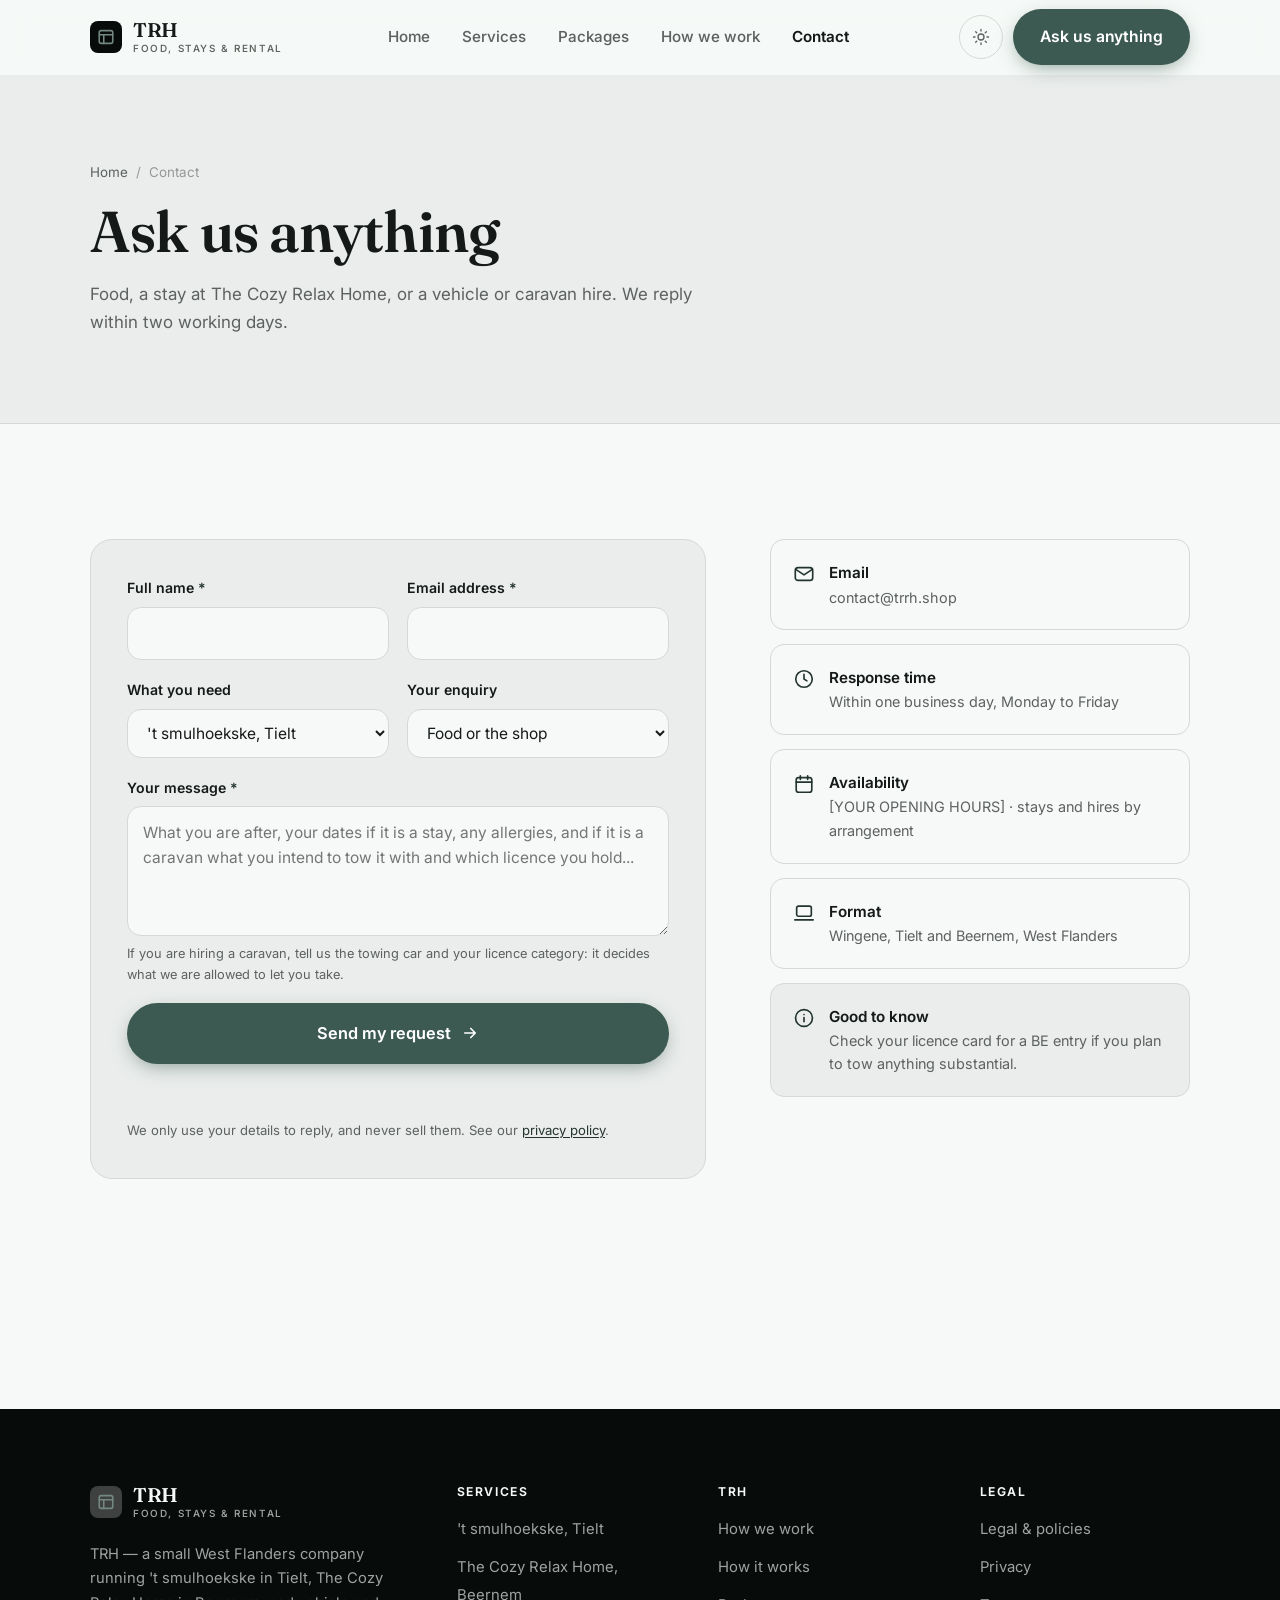
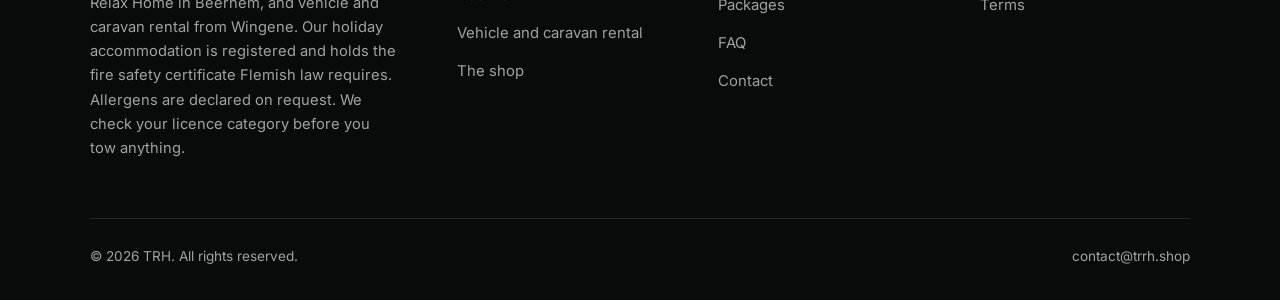
<file: contact.html>
<!DOCTYPE html>
<html lang="en" class="no-js">
<head>
<meta charset="utf-8">
<meta name="viewport" content="width=device-width, initial-scale=1">
<title>Contact — TRH</title>
<meta name="description" content="Contact TRH in West Flanders about food, a holiday stay or a rental. We reply within two working days.">
<link rel="canonical" href="https://trrh.shop/contact.html">

<meta property="og:type" content="website">
<meta property="og:url" content="https://trrh.shop/contact.html">
<meta property="og:site_name" content="TRH">
<meta property="og:locale" content="en_US">
<meta property="og:title" content="Contact — TRH">
<meta property="og:description" content="Contact TRH in West Flanders about food, a holiday stay or a rental. We reply within two working days.">
<meta name="theme-color" content="#070b0a">

<link rel="icon" href="assets/img/favicon.svg" type="image/svg+xml">
<link rel="preconnect" href="https://fonts.googleapis.com">
<link rel="preconnect" href="https://fonts.gstatic.com" crossorigin>
<link rel="stylesheet" href="https://fonts.googleapis.com/css2?family=Fraunces:wght@400;500;600;700&family=Inter:wght@400..700&display=swap">
<link rel="stylesheet" href="assets/css/style.css">

<!-- Thème appliqué avant le premier rendu (évite le flash) -->
<script>
document.documentElement.classList.remove('no-js');
(function(){try{var t=localStorage.getItem('site-theme');if(t){document.documentElement.setAttribute('data-theme',t);}}catch(e){}})();
</script>
</head>

<body>
<a class="skip-link" href="#main">Skip to main content</a>

<header class="site-header">
  <nav class="wrap nav" aria-label="Main navigation">
    <a class="brand" href="index.html">
      <svg class="brand__mark" viewBox="0 0 64 64" aria-hidden="true">
        <rect class="bm-bg" width="64" height="64" rx="16"/>
        <g class="bm-ic" transform="translate(14 14) scale(1.5)" fill="none" stroke-width="2.1" stroke-linecap="round" stroke-linejoin="round"><rect x="3" y="3.5" width="18" height="17" rx="2.5"/><path d="M3 9h18M9 9v11.5"/></g>
      </svg>
      <span>TRH<span class="brand__sub">FOOD, STAYS &amp; RENTAL</span></span>
    </a>

    <ul class="nav__links" id="nav-links">
      <li><a href="index.html">Home</a></li>
      <li><a href="programs.html">Services</a></li>
      <li><a href="index.html#pricing">Packages</a></li>
      <li><a href="about.html">How we work</a></li>
      <li><a href="contact.html" aria-current="page">Contact</a></li>
      <li><a class="btn btn--primary" href="contact.html">Ask us anything</a></li>
    </ul>

    <div class="nav__cta">
      <button class="theme-toggle" type="button" aria-label="Switch to dark theme">
        <svg class="icon-sun" viewBox="0 0 24 24" fill="none" stroke="currentColor" stroke-width="1.8" stroke-linecap="round" aria-hidden="true"><circle cx="12" cy="12" r="4"/><path d="M12 2v2m0 16v2M2 12h2m16 0h2M4.9 4.9l1.4 1.4m11.4 11.4 1.4 1.4M19.1 4.9l-1.4 1.4M6.3 17.7l-1.4 1.4"/></svg>
        <svg class="icon-moon" viewBox="0 0 24 24" fill="none" stroke="currentColor" stroke-width="1.8" stroke-linecap="round" stroke-linejoin="round" aria-hidden="true"><path d="M21 12.8A9 9 0 1 1 11.2 3a7 7 0 0 0 9.8 9.8z"/></svg>
      </button>
      <a class="btn btn--primary" href="contact.html">Ask us anything</a>
      <button class="nav__toggle" type="button" aria-expanded="false" aria-controls="nav-links" aria-label="Open menu">
        <svg class="icon-open" viewBox="0 0 24 24" fill="none" stroke="currentColor" stroke-width="2" stroke-linecap="round" aria-hidden="true"><path d="M3 6h18M3 12h18M3 18h18"/></svg>
        <svg class="icon-close" viewBox="0 0 24 24" fill="none" stroke="currentColor" stroke-width="2" stroke-linecap="round" aria-hidden="true"><path d="M6 6l12 12M18 6L6 18"/></svg>
      </button>
    </div>
  </nav>
</header>

<main id="main">

<section class="page-head">
  <div class="wrap">
    <nav class="breadcrumb" aria-label="Breadcrumb">
      <a href="index.html">Home</a><span>/</span><span aria-current="page">Contact</span>
    </nav>
    <h1>Ask us anything</h1>
    <p>Food, a stay at The Cozy Relax Home, or a vehicle or caravan hire. We reply within two working days.</p>
  </div>
</section>

<section class="section wrap">
  <div class="form-layout">

    <!--
      FORM: the action attribute holds a placeholder id. Create a free form at
      https://formspree.io and replace VOTRE_ID_FORMSPREE. Until then, the button
      opens the visitor's email app with a pre-filled message to contact@trrh.shop.
    -->
    <form class="form" id="contact-form" action="https://formspree.io/f/VOTRE_ID_FORMSPREE" method="POST"
          data-email="contact@trrh.shop" data-subject="Enquiry"
          data-msg-mail="Your email app will open with the message ready to send." data-msg-sending="Sending…"
          data-msg-ok="Thanks! Your message is on its way. We reply within one business day." data-msg-err="Sending failed. Please email us directly at">
      <div class="form__row">
        <div class="field">
          <label for="nom">Full name <span class="req" aria-hidden="true">*</span></label>
          <input type="text" id="nom" name="nom" autocomplete="name" required>
        </div>
        <div class="field">
          <label for="email">Email address <span class="req" aria-hidden="true">*</span></label>
          <input type="email" id="email" name="email" autocomplete="email" required>
        </div>
      </div>

      <div class="form__row">
        <div class="field">
          <label for="programme">What you need</label>
          <select id="programme" name="programme">
            <option>'t smulhoekske, Tielt</option>
            <option>The Cozy Relax Home, Beernem</option>
            <option>Vehicle and caravan rental</option>
            <option>The shop</option>
            <option>Not sure yet</option>
          </select>
        </div>
        <div class="field">
          <label for="niveau">Your enquiry</label>
          <select id="niveau" name="niveau">
            <option>Food or the shop</option>
            <option>A holiday stay</option>
            <option>Vehicle or caravan hire</option>
            <option>Something else</option>
          </select>
        </div>
      </div>

      <div class="field">
        <label for="message">Your message <span class="req" aria-hidden="true">*</span></label>
        <textarea id="message" name="message" required placeholder="What you are after, your dates if it is a stay, any allergies, and if it is a caravan what you intend to tow it with and which licence you hold..."></textarea>
        <span class="field__hint">If you are hiring a caravan, tell us the towing car and your licence category: it decides what we are allowed to let you take.</span>
      </div>

      <!-- Bot trap: hidden from humans -->
      <div class="visually-hidden" aria-hidden="true">
        <label for="site-web">Leave this field empty</label>
        <input type="text" id="site-web" name="_gotcha" tabindex="-1" autocomplete="off">
      </div>

      <button class="btn btn--primary btn--lg" type="submit">Send my request <svg viewBox="0 0 24 24" fill="none" stroke="currentColor" stroke-width="2.2" stroke-linecap="round" stroke-linejoin="round" aria-hidden="true"><path d="M5 12h14M13 6l6 6-6 6"/></svg></button>

      <p id="form-status" class="form__status" role="status" aria-live="polite"></p>

      <p class="form__note">
        We only use your details to reply, and never sell them. See our <a href="legal.html#privacy">privacy policy</a>.
      </p>
    </form>

    <aside class="contact-aside">
      <div class="contact-card">
        <svg viewBox="0 0 24 24" fill="none" stroke="currentColor" stroke-width="1.8" stroke-linecap="round" stroke-linejoin="round" aria-hidden="true"><rect x="2.5" y="5" width="19" height="14" rx="3"/><path d="M3 7l9 6 9-6"/></svg>
        <div><b>Email</b><a href="mailto:contact@trrh.shop">contact@trrh.shop</a></div>
      </div>
      <div class="contact-card">
        <svg viewBox="0 0 24 24" fill="none" stroke="currentColor" stroke-width="1.8" stroke-linecap="round" stroke-linejoin="round" aria-hidden="true"><circle cx="12" cy="12" r="9"/><path d="M12 7v5l3.2 2"/></svg>
        <div><b>Response time</b><span>Within one business day, Monday to Friday</span></div>
      </div>
      <div class="contact-card">
        <svg viewBox="0 0 24 24" fill="none" stroke="currentColor" stroke-width="1.8" stroke-linecap="round" stroke-linejoin="round" aria-hidden="true"><rect x="3.5" y="5" width="17" height="16" rx="2.5"/><path d="M8 3v4M16 3v4M3.5 10h17"/></svg>
        <div><b>Availability</b><span>[YOUR OPENING HOURS] · stays and hires by arrangement</span></div>
      </div>
      <div class="contact-card">
        <svg viewBox="0 0 24 24" fill="none" stroke="currentColor" stroke-width="1.8" stroke-linecap="round" stroke-linejoin="round" aria-hidden="true"><rect x="4" y="4.5" width="16" height="11" rx="2"/><path d="M2 19.5h20"/></svg>
        <div><b>Format</b><span>Wingene, Tielt and Beernem, West Flanders</span></div>
      </div>
      <div class="contact-card contact-card--soft">
        <svg viewBox="0 0 24 24" fill="none" stroke="currentColor" stroke-width="1.8" stroke-linecap="round" stroke-linejoin="round" aria-hidden="true"><circle cx="12" cy="12" r="9.2"/><path d="M12 16v-4.5M12 8.2v.1"/></svg>
        <div><b>Good to know</b><span>Check your licence card for a BE entry if you plan to tow anything substantial.</span></div>
      </div>
    </aside>

  </div>
</section>

</main>

<footer class="site-footer">
  <div class="wrap">
    <div class="footer__grid">
      <div class="footer__brand">
        <a class="brand" href="index.html">
          <svg class="brand__mark" viewBox="0 0 64 64" aria-hidden="true">
        <rect class="bm-bg" width="64" height="64" rx="16"/>
        <g class="bm-ic" transform="translate(14 14) scale(1.5)" fill="none" stroke-width="2.1" stroke-linecap="round" stroke-linejoin="round"><rect x="3" y="3.5" width="18" height="17" rx="2.5"/><path d="M3 9h18M9 9v11.5"/></g>
      </svg>
          <span>TRH<span class="brand__sub">FOOD, STAYS &amp; RENTAL</span></span>
        </a>
        <p>TRH — a small West Flanders company running 't smulhoekske in Tielt, The Cozy Relax Home in Beernem, and vehicle and caravan rental from Wingene. Our holiday accommodation is registered and holds the fire safety certificate Flemish law requires. Allergens are declared on request. We check your licence category before you tow anything.</p>
      </div>

      <div class="footer__col">
        <h4>Services</h4>
        <ul>
          <li><a href="programs.html#eatery">'t smulhoekske, Tielt</a></li>
          <li><a href="programs.html#stay">The Cozy Relax Home, Beernem</a></li>
          <li><a href="programs.html#rental">Vehicle and caravan rental</a></li>
          <li><a href="programs.html#shop">The shop</a></li>
        </ul>
      </div>

      <div class="footer__col">
        <h4>TRH</h4>
        <ul>
          <li><a href="about.html">How we work</a></li>
          <li><a href="index.html#how-it-works">How it works</a></li>
          <li><a href="index.html#pricing">Packages</a></li>
          <li><a href="index.html#faq">FAQ</a></li>
          <li><a href="contact.html">Contact</a></li>
        </ul>
      </div>

      <div class="footer__col">
        <h4>Legal</h4>
        <ul>
          <li><a href="legal.html">Legal &amp; policies</a></li>
          <li><a href="legal.html#privacy">Privacy</a></li>
          <li><a href="legal.html#terms">Terms</a></li>
        </ul>
      </div>
    </div>

    <div class="footer__bottom">
      <p>© <span data-year>2026</span> TRH. All rights reserved.</p>
      <p><a href="mailto:contact@trrh.shop">contact@trrh.shop</a></p>
    </div>
  </div>
</footer>

<script src="assets/js/main.js" defer></script>
</body>
</html>
</file>
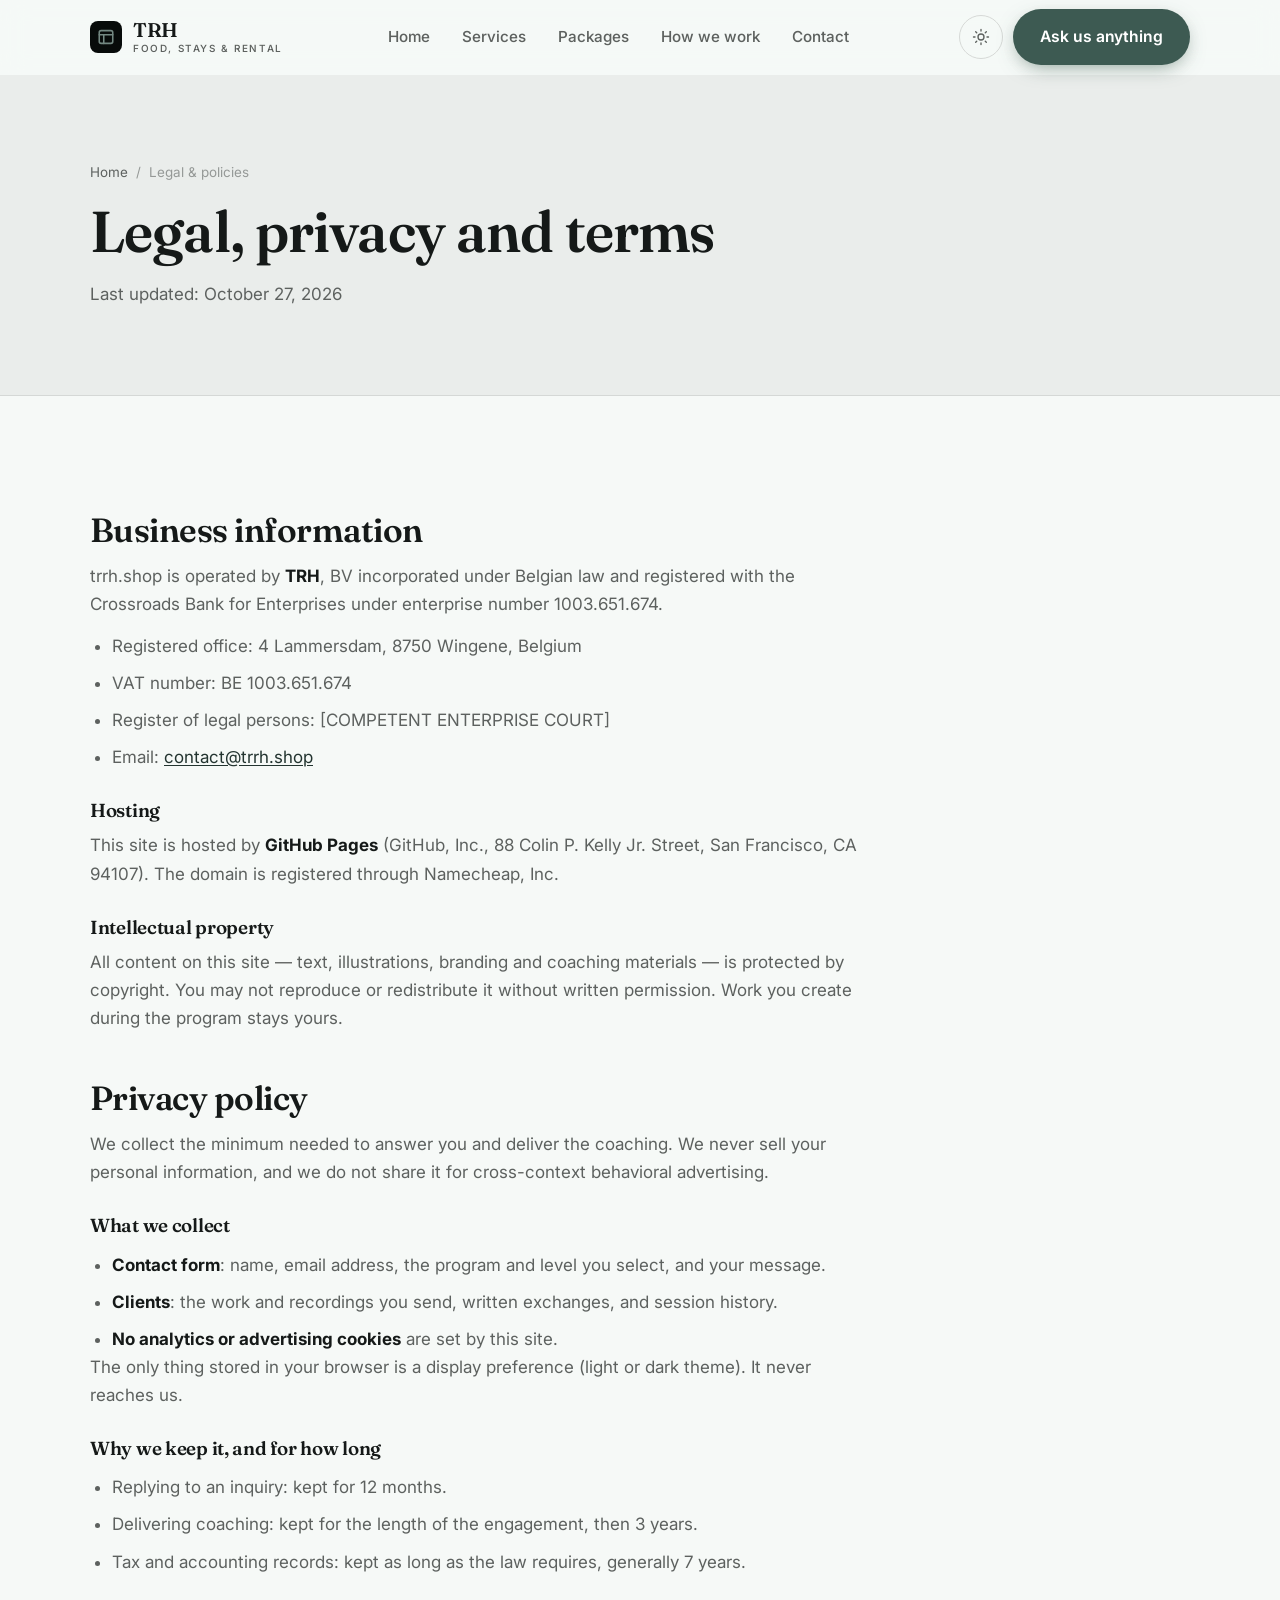
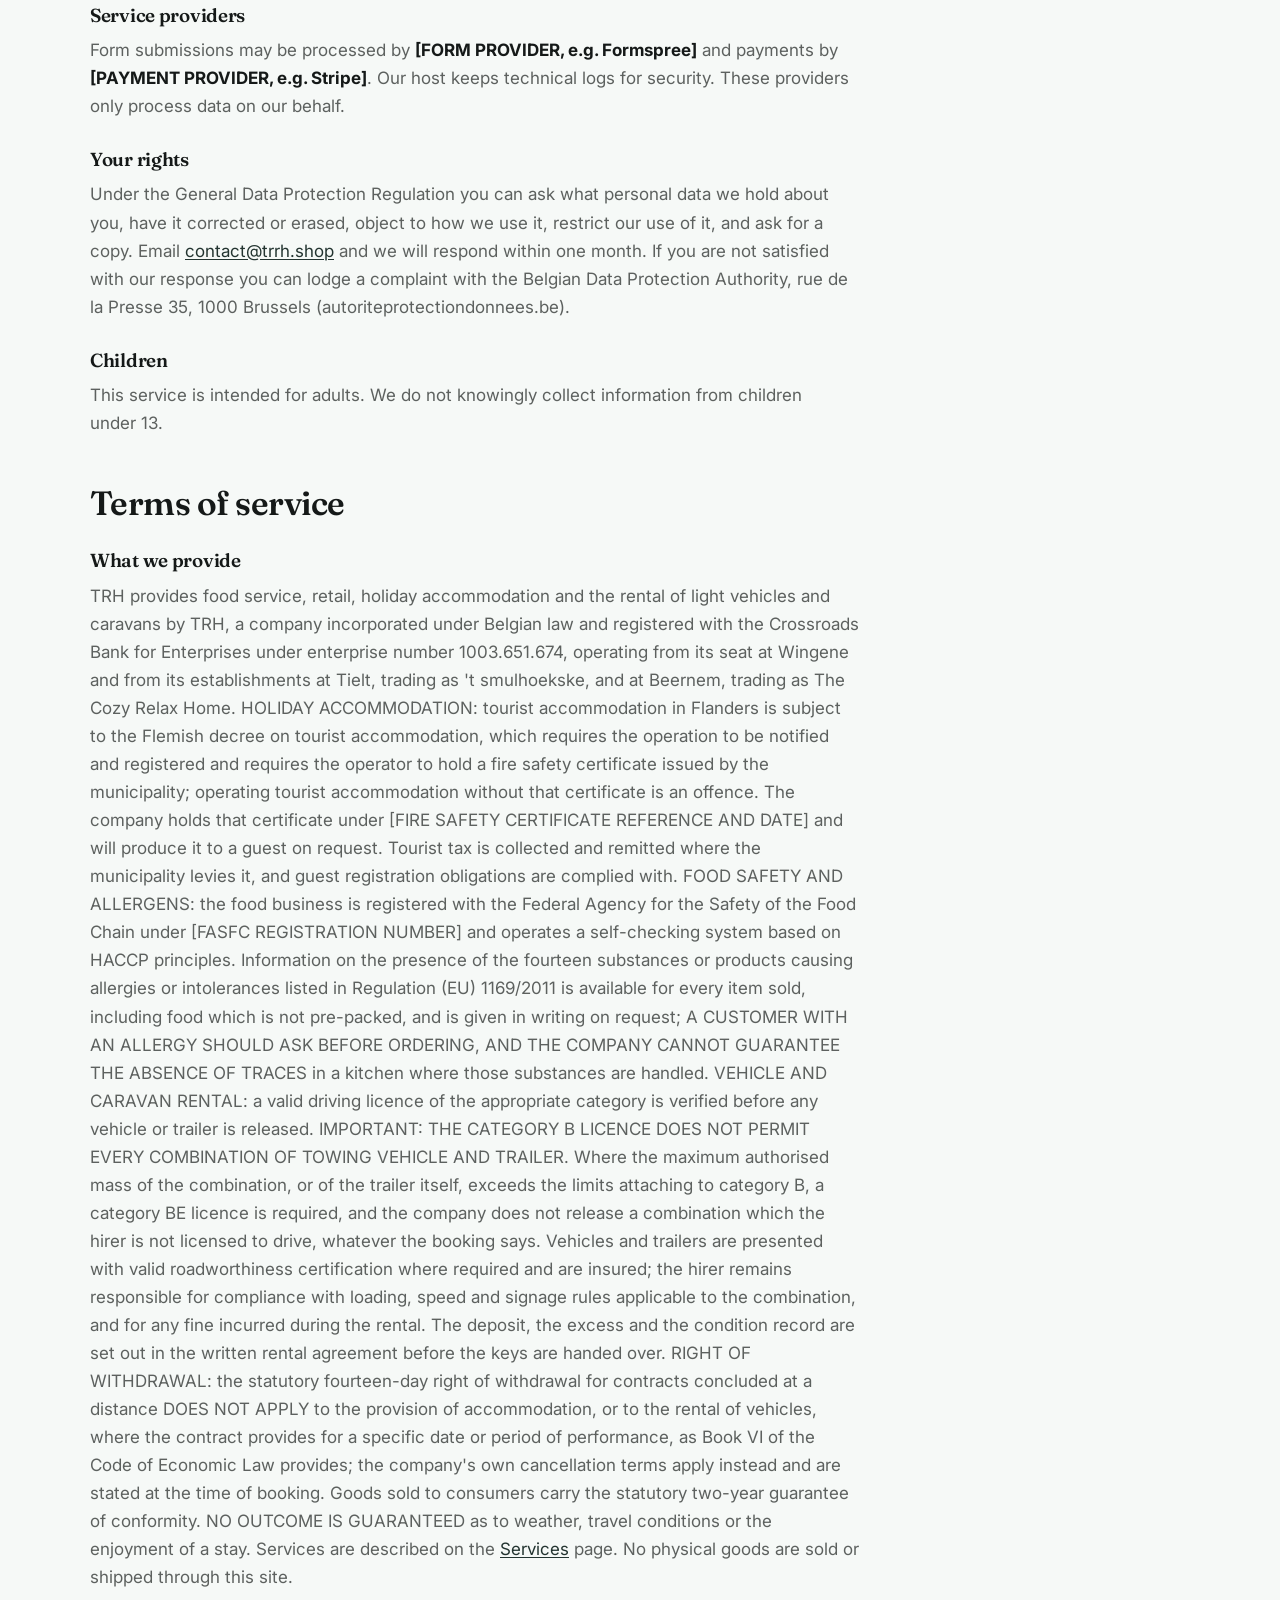
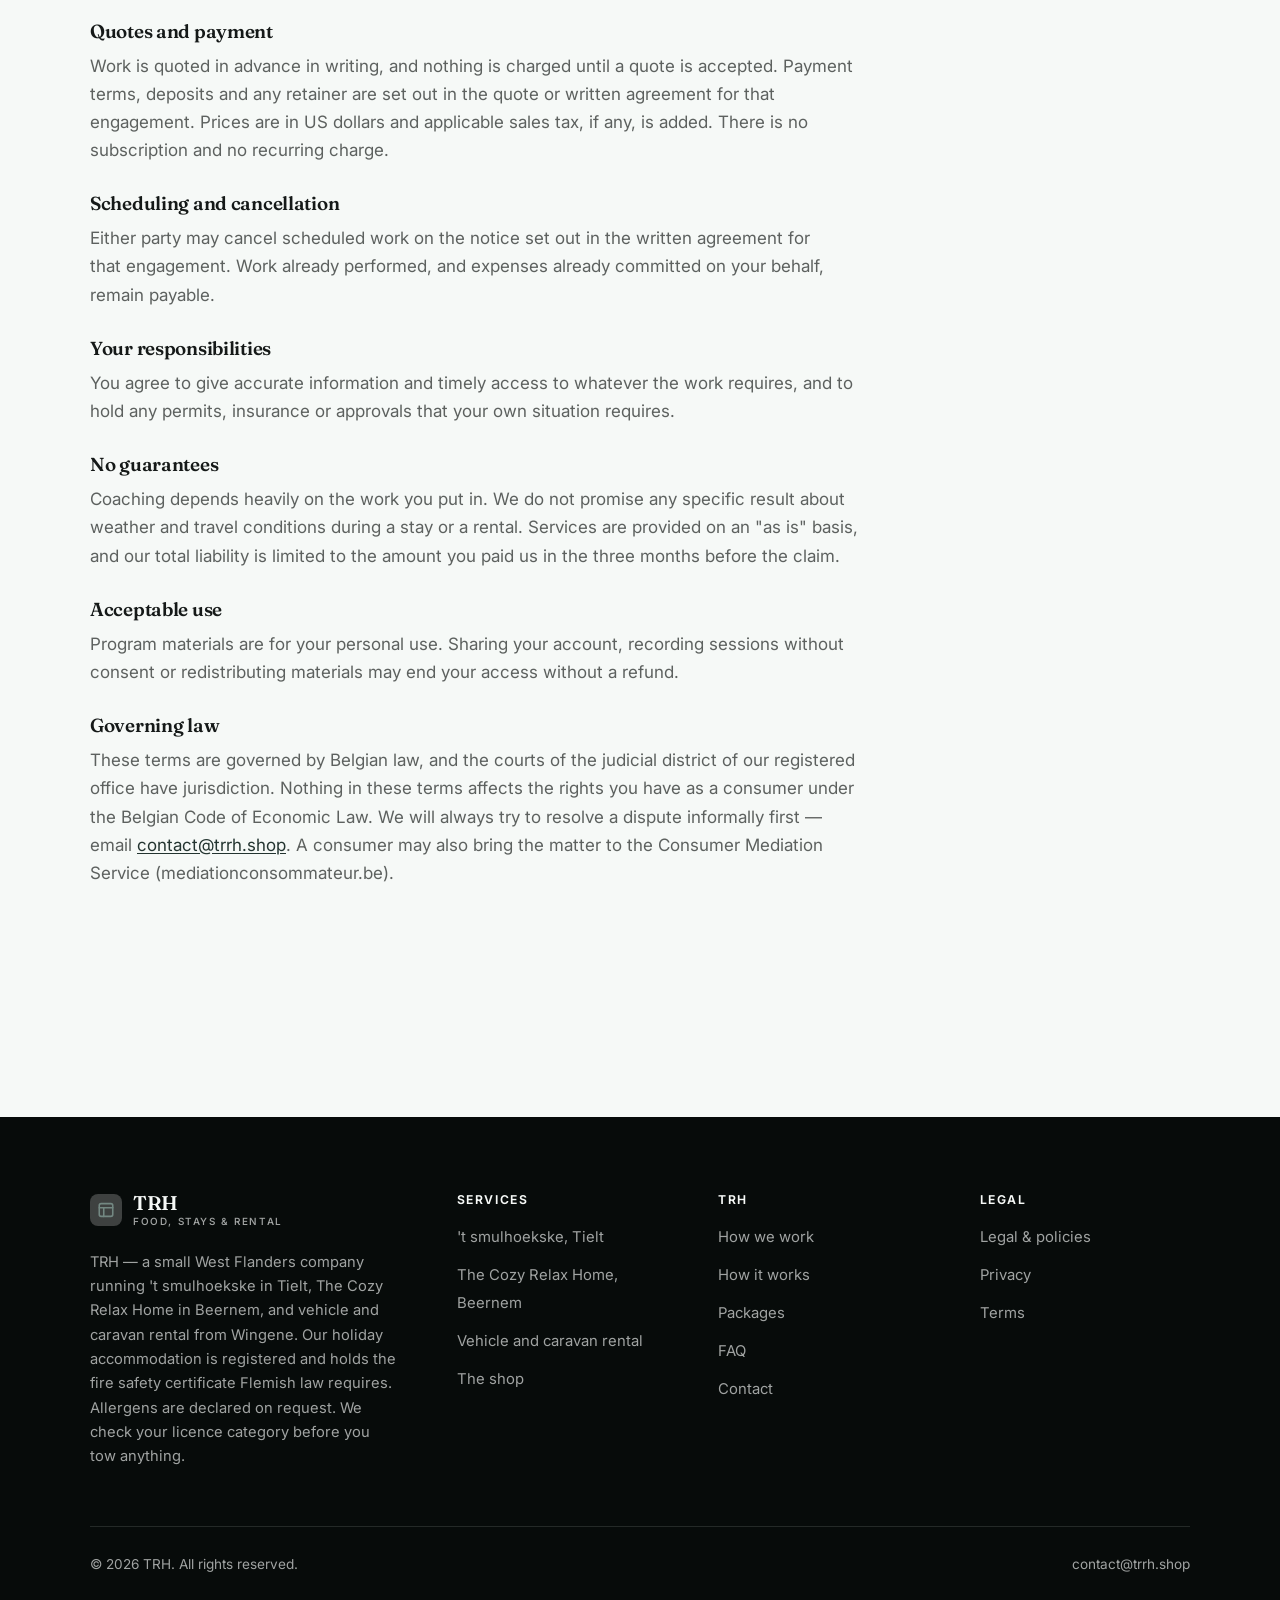
<file: legal.html>
<!DOCTYPE html>
<html lang="en" class="no-js">
<head>
<meta charset="utf-8">
<meta name="viewport" content="width=device-width, initial-scale=1">
<title>Legal, privacy and terms — TRH</title>
<meta name="description" content="Business information, privacy policy and terms of service for TRH.">
<meta name="robots" content="noindex">

<meta property="og:type" content="website">
<meta property="og:url" content="https://trrh.shop/legal.html">
<meta property="og:site_name" content="TRH">
<meta property="og:locale" content="en_US">
<meta property="og:title" content="Legal, privacy and terms — TRH">
<meta property="og:description" content="Business information, privacy policy and terms of service for TRH.">
<meta name="theme-color" content="#070b0a">

<link rel="icon" href="assets/img/favicon.svg" type="image/svg+xml">
<link rel="preconnect" href="https://fonts.googleapis.com">
<link rel="preconnect" href="https://fonts.gstatic.com" crossorigin>
<link rel="stylesheet" href="https://fonts.googleapis.com/css2?family=Fraunces:wght@400;500;600;700&family=Inter:wght@400..700&display=swap">
<link rel="stylesheet" href="assets/css/style.css">

<!-- Thème appliqué avant le premier rendu (évite le flash) -->
<script>
document.documentElement.classList.remove('no-js');
(function(){try{var t=localStorage.getItem('site-theme');if(t){document.documentElement.setAttribute('data-theme',t);}}catch(e){}})();
</script>
</head>

<body>
<a class="skip-link" href="#main">Skip to main content</a>

<header class="site-header">
  <nav class="wrap nav" aria-label="Main navigation">
    <a class="brand" href="index.html">
      <svg class="brand__mark" viewBox="0 0 64 64" aria-hidden="true">
        <rect class="bm-bg" width="64" height="64" rx="16"/>
        <g class="bm-ic" transform="translate(14 14) scale(1.5)" fill="none" stroke-width="2.1" stroke-linecap="round" stroke-linejoin="round"><rect x="3" y="3.5" width="18" height="17" rx="2.5"/><path d="M3 9h18M9 9v11.5"/></g>
      </svg>
      <span>TRH<span class="brand__sub">FOOD, STAYS &amp; RENTAL</span></span>
    </a>

    <ul class="nav__links" id="nav-links">
      <li><a href="index.html">Home</a></li>
      <li><a href="programs.html">Services</a></li>
      <li><a href="index.html#pricing">Packages</a></li>
      <li><a href="about.html">How we work</a></li>
      <li><a href="contact.html">Contact</a></li>
      <li><a class="btn btn--primary" href="contact.html">Ask us anything</a></li>
    </ul>

    <div class="nav__cta">
      <button class="theme-toggle" type="button" aria-label="Switch to dark theme">
        <svg class="icon-sun" viewBox="0 0 24 24" fill="none" stroke="currentColor" stroke-width="1.8" stroke-linecap="round" aria-hidden="true"><circle cx="12" cy="12" r="4"/><path d="M12 2v2m0 16v2M2 12h2m16 0h2M4.9 4.9l1.4 1.4m11.4 11.4 1.4 1.4M19.1 4.9l-1.4 1.4M6.3 17.7l-1.4 1.4"/></svg>
        <svg class="icon-moon" viewBox="0 0 24 24" fill="none" stroke="currentColor" stroke-width="1.8" stroke-linecap="round" stroke-linejoin="round" aria-hidden="true"><path d="M21 12.8A9 9 0 1 1 11.2 3a7 7 0 0 0 9.8 9.8z"/></svg>
      </button>
      <a class="btn btn--primary" href="contact.html">Ask us anything</a>
      <button class="nav__toggle" type="button" aria-expanded="false" aria-controls="nav-links" aria-label="Open menu">
        <svg class="icon-open" viewBox="0 0 24 24" fill="none" stroke="currentColor" stroke-width="2" stroke-linecap="round" aria-hidden="true"><path d="M3 6h18M3 12h18M3 18h18"/></svg>
        <svg class="icon-close" viewBox="0 0 24 24" fill="none" stroke="currentColor" stroke-width="2" stroke-linecap="round" aria-hidden="true"><path d="M6 6l12 12M18 6L6 18"/></svg>
      </button>
    </div>
  </nav>
</header>

<main id="main">

<section class="page-head">
  <div class="wrap">
    <nav class="breadcrumb" aria-label="Breadcrumb">
      <a href="index.html">Home</a><span>/</span><span aria-current="page">Legal &amp; policies</span>
    </nav>
    <h1>Legal, privacy and terms</h1>
    <p>Last updated: <time datetime="2026-10-27">October 27, 2026</time></p>
  </div>
</section>

<section class="section wrap">
  <div class="prose">

    <!--
      TO DO: this is a skeleton, not legal advice. Replace every [BRACKET] with
      your real details before selling, and have a lawyer review it if you can.
      Consumer protection rules differ by state.
    -->

    <h2 id="business">Business information</h2>
    <p>
      trrh.shop is operated by <strong>TRH</strong>,
      BV incorporated under Belgian law and registered with the
      Crossroads Bank for Enterprises under enterprise number 1003.651.674.
    </p>
    <ul>
      <li>Registered office: 4 Lammersdam, 8750 Wingene, Belgium</li>
      <li>VAT number: BE 1003.651.674</li>
      <li>Register of legal persons: [COMPETENT ENTERPRISE COURT]</li>
      <li>Email: <a href="mailto:contact@trrh.shop">contact@trrh.shop</a></li>
    </ul>

    <h3>Hosting</h3>
    <p>
      This site is hosted by <strong>GitHub Pages</strong> (GitHub, Inc., 88 Colin P. Kelly Jr. Street,
      San Francisco, CA 94107). The domain is registered through Namecheap, Inc.
    </p>

    <h3>Intellectual property</h3>
    <p>
      All content on this site — text, illustrations, branding and coaching materials — is protected by
      copyright. You may not reproduce or redistribute it without written permission. Work you create during
      the program stays yours.
    </p>

    <h2 id="privacy">Privacy policy</h2>
    <p>
      We collect the minimum needed to answer you and deliver the coaching. We never sell your personal
      information, and we do not share it for cross-context behavioral advertising.
    </p>
    <h3>What we collect</h3>
    <ul>
      <li><strong>Contact form</strong>: name, email address, the program and level you select, and your message.</li>
      <li><strong>Clients</strong>: the work and recordings you send, written exchanges, and session history.</li>
      <li><strong>No analytics or advertising cookies</strong> are set by this site.</li>
    </ul>
    <p>
      The only thing stored in your browser is a display preference (light or dark theme). It never reaches us.
    </p>
    <h3>Why we keep it, and for how long</h3>
    <ul>
      <li>Replying to an inquiry: kept for 12 months.</li>
      <li>Delivering coaching: kept for the length of the engagement, then 3 years.</li>
      <li>Tax and accounting records: kept as long as the law requires, generally 7 years.</li>
    </ul>
    <h3>Service providers</h3>
    <p>
      Form submissions may be processed by <strong>[FORM PROVIDER, e.g. Formspree]</strong> and payments by
      <strong>[PAYMENT PROVIDER, e.g. Stripe]</strong>. Our host keeps technical logs for security. These
      providers only process data on our behalf.
    </p>
    <h3>Your rights</h3>
    <p>
      Under the General Data Protection Regulation you can ask what personal data we hold about you,
      have it corrected or erased, object to how we use it, restrict our use of it, and ask for a copy.
      Email <a href="mailto:contact@trrh.shop">contact@trrh.shop</a> and we will respond within one month. If you are not
      satisfied with our response you can lodge a complaint with the Belgian Data Protection Authority,
      rue de la Presse 35, 1000 Brussels (autoriteprotectiondonnees.be).
    </p>
    <h3>Children</h3>
    <p>
      This service is intended for adults. We do not knowingly collect information from children under 13.
    </p>

    <h2 id="terms">Terms of service</h2>
    <h3>What we provide</h3>
    <p>
      TRH provides food service, retail, holiday accommodation and the rental of light vehicles and caravans by TRH, a company incorporated under Belgian law and registered with the Crossroads Bank for Enterprises under enterprise number 1003.651.674, operating from its seat at Wingene and from its establishments at Tielt, trading as 't smulhoekske, and at Beernem, trading as The Cozy Relax Home. HOLIDAY ACCOMMODATION: tourist accommodation in Flanders is subject to the Flemish decree on tourist accommodation, which requires the operation to be notified and registered and requires the operator to hold a fire safety certificate issued by the municipality; operating tourist accommodation without that certificate is an offence. The company holds that certificate under [FIRE SAFETY CERTIFICATE REFERENCE AND DATE] and will produce it to a guest on request. Tourist tax is collected and remitted where the municipality levies it, and guest registration obligations are complied with. FOOD SAFETY AND ALLERGENS: the food business is registered with the Federal Agency for the Safety of the Food Chain under [FASFC REGISTRATION NUMBER] and operates a self-checking system based on HACCP principles. Information on the presence of the fourteen substances or products causing allergies or intolerances listed in Regulation (EU) 1169/2011 is available for every item sold, including food which is not pre-packed, and is given in writing on request; A CUSTOMER WITH AN ALLERGY SHOULD ASK BEFORE ORDERING, AND THE COMPANY CANNOT GUARANTEE THE ABSENCE OF TRACES in a kitchen where those substances are handled. VEHICLE AND CARAVAN RENTAL: a valid driving licence of the appropriate category is verified before any vehicle or trailer is released. IMPORTANT: THE CATEGORY B LICENCE DOES NOT PERMIT EVERY COMBINATION OF TOWING VEHICLE AND TRAILER. Where the maximum authorised mass of the combination, or of the trailer itself, exceeds the limits attaching to category B, a category BE licence is required, and the company does not release a combination which the hirer is not licensed to drive, whatever the booking says. Vehicles and trailers are presented with valid roadworthiness certification where required and are insured; the hirer remains responsible for compliance with loading, speed and signage rules applicable to the combination, and for any fine incurred during the rental. The deposit, the excess and the condition record are set out in the written rental agreement before the keys are handed over. RIGHT OF WITHDRAWAL: the statutory fourteen-day right of withdrawal for contracts concluded at a distance DOES NOT APPLY to the provision of accommodation, or to the rental of vehicles, where the contract provides for a specific date or period of performance, as Book VI of the Code of Economic Law provides; the company's own cancellation terms apply instead and are stated at the time of booking. Goods sold to consumers carry the statutory two-year guarantee of conformity. NO OUTCOME IS GUARANTEED as to weather, travel conditions or the enjoyment of a stay. Services are described on the
      <a href="programs.html">Services</a> page. No physical goods are sold or shipped through this site.
    </p>
    <h3>Quotes and payment</h3>
    <p>
      Work is quoted in advance in writing, and nothing is charged until a quote is accepted. Payment terms,
      deposits and any retainer are set out in the quote or written agreement for that engagement. Prices are in
      US dollars and applicable sales tax, if any, is added. There is no subscription and no recurring charge.
    </p>
    <h3>Scheduling and cancellation</h3>
    <p>
      Either party may cancel scheduled work on the notice set out in the written agreement for that engagement.
      Work already performed, and expenses already committed on your behalf, remain payable.
    </p>
    <h3>Your responsibilities</h3>
    <p>
      You agree to give accurate information and timely access to whatever the work requires, and to hold any
      permits, insurance or approvals that your own situation requires.
    </p>

    <h3>No guarantees</h3>
    <p>
      Coaching depends heavily on the work you put in. We do not promise any specific result
      about weather and travel conditions during a stay or a rental. Services are provided on an "as is" basis, and our total
      liability is limited to the amount you paid us in the three months before the claim.
    </p>
    <h3>Acceptable use</h3>
    <p>
      Program materials are for your personal use. Sharing your account, recording sessions without consent
      or redistributing materials may end your access without a refund.
    </p>
    <h3>Governing law</h3>
    <p>
      These terms are governed by Belgian law, and the courts of the judicial district of our
      registered office have jurisdiction. Nothing in these terms affects the rights you have as a
      consumer under the Belgian Code of Economic Law. We will always try to resolve a dispute
      informally first — email <a href="mailto:contact@trrh.shop">contact@trrh.shop</a>. A consumer may also bring the
      matter to the Consumer Mediation Service (mediationconsommateur.be).
    </p>

  </div>
</section>

</main>

<footer class="site-footer">
  <div class="wrap">
    <div class="footer__grid">
      <div class="footer__brand">
        <a class="brand" href="index.html">
          <svg class="brand__mark" viewBox="0 0 64 64" aria-hidden="true">
        <rect class="bm-bg" width="64" height="64" rx="16"/>
        <g class="bm-ic" transform="translate(14 14) scale(1.5)" fill="none" stroke-width="2.1" stroke-linecap="round" stroke-linejoin="round"><rect x="3" y="3.5" width="18" height="17" rx="2.5"/><path d="M3 9h18M9 9v11.5"/></g>
      </svg>
          <span>TRH<span class="brand__sub">FOOD, STAYS &amp; RENTAL</span></span>
        </a>
        <p>TRH — a small West Flanders company running 't smulhoekske in Tielt, The Cozy Relax Home in Beernem, and vehicle and caravan rental from Wingene. Our holiday accommodation is registered and holds the fire safety certificate Flemish law requires. Allergens are declared on request. We check your licence category before you tow anything.</p>
      </div>

      <div class="footer__col">
        <h4>Services</h4>
        <ul>
          <li><a href="programs.html#eatery">'t smulhoekske, Tielt</a></li>
          <li><a href="programs.html#stay">The Cozy Relax Home, Beernem</a></li>
          <li><a href="programs.html#rental">Vehicle and caravan rental</a></li>
          <li><a href="programs.html#shop">The shop</a></li>
        </ul>
      </div>

      <div class="footer__col">
        <h4>TRH</h4>
        <ul>
          <li><a href="about.html">How we work</a></li>
          <li><a href="index.html#how-it-works">How it works</a></li>
          <li><a href="index.html#pricing">Packages</a></li>
          <li><a href="index.html#faq">FAQ</a></li>
          <li><a href="contact.html">Contact</a></li>
        </ul>
      </div>

      <div class="footer__col">
        <h4>Legal</h4>
        <ul>
          <li><a href="legal.html">Legal &amp; policies</a></li>
          <li><a href="legal.html#privacy">Privacy</a></li>
          <li><a href="legal.html#terms">Terms</a></li>
        </ul>
      </div>
    </div>

    <div class="footer__bottom">
      <p>© <span data-year>2026</span> TRH. All rights reserved.</p>
      <p><a href="mailto:contact@trrh.shop">contact@trrh.shop</a></p>
    </div>
  </div>
</footer>

<script src="assets/js/main.js" defer></script>
</body>
</html>
</file>
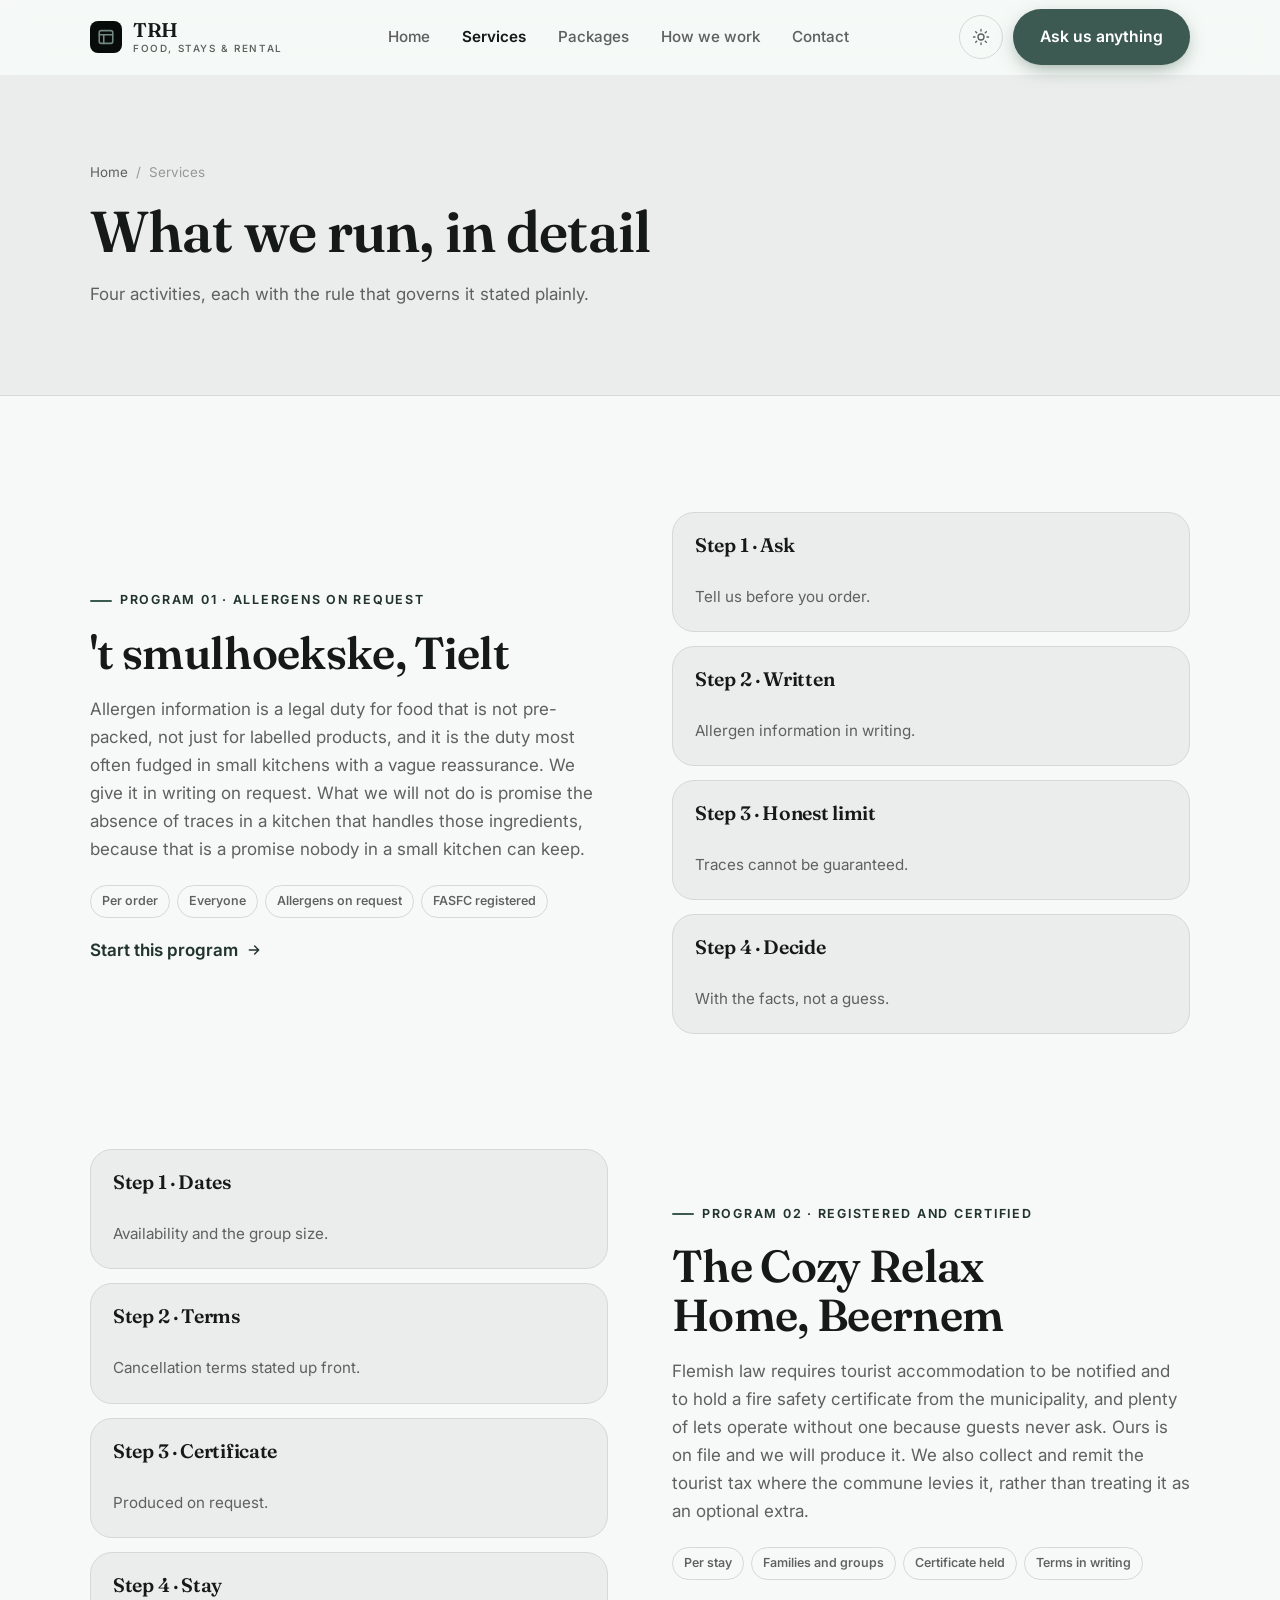
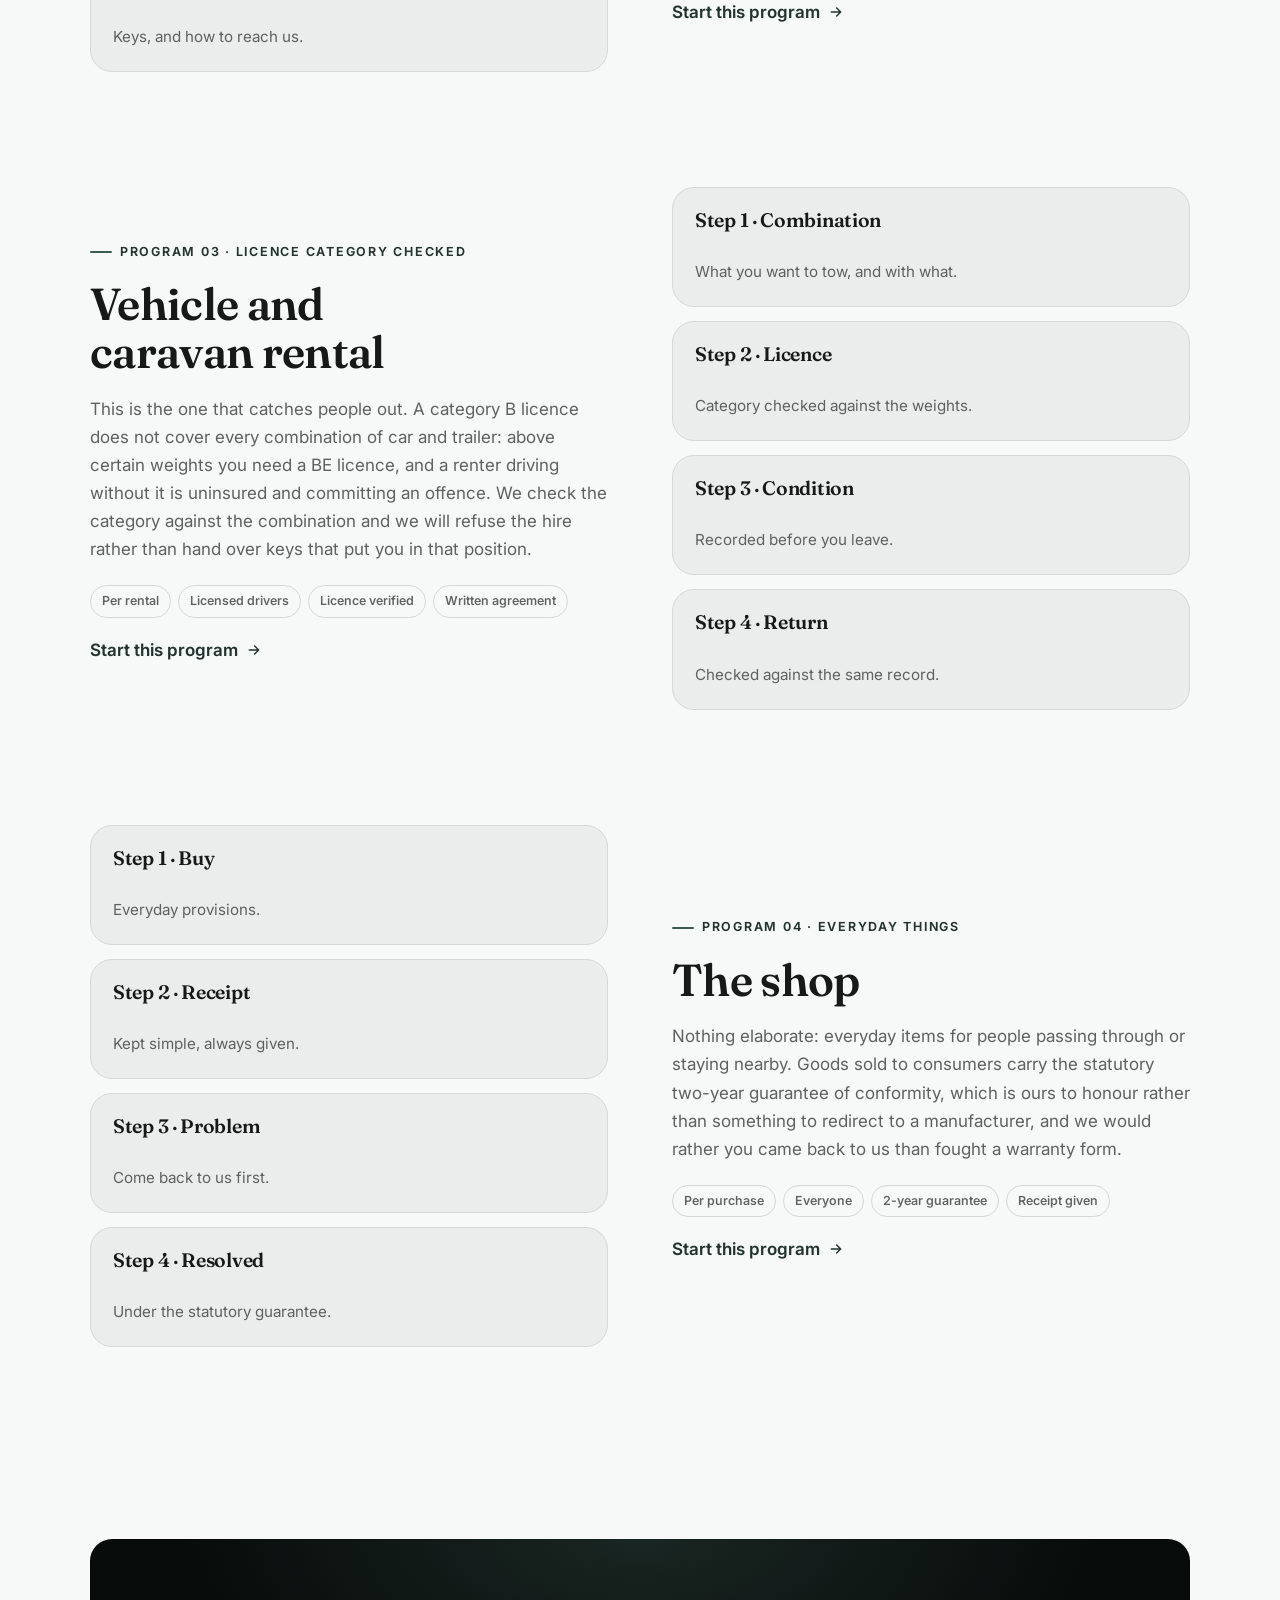
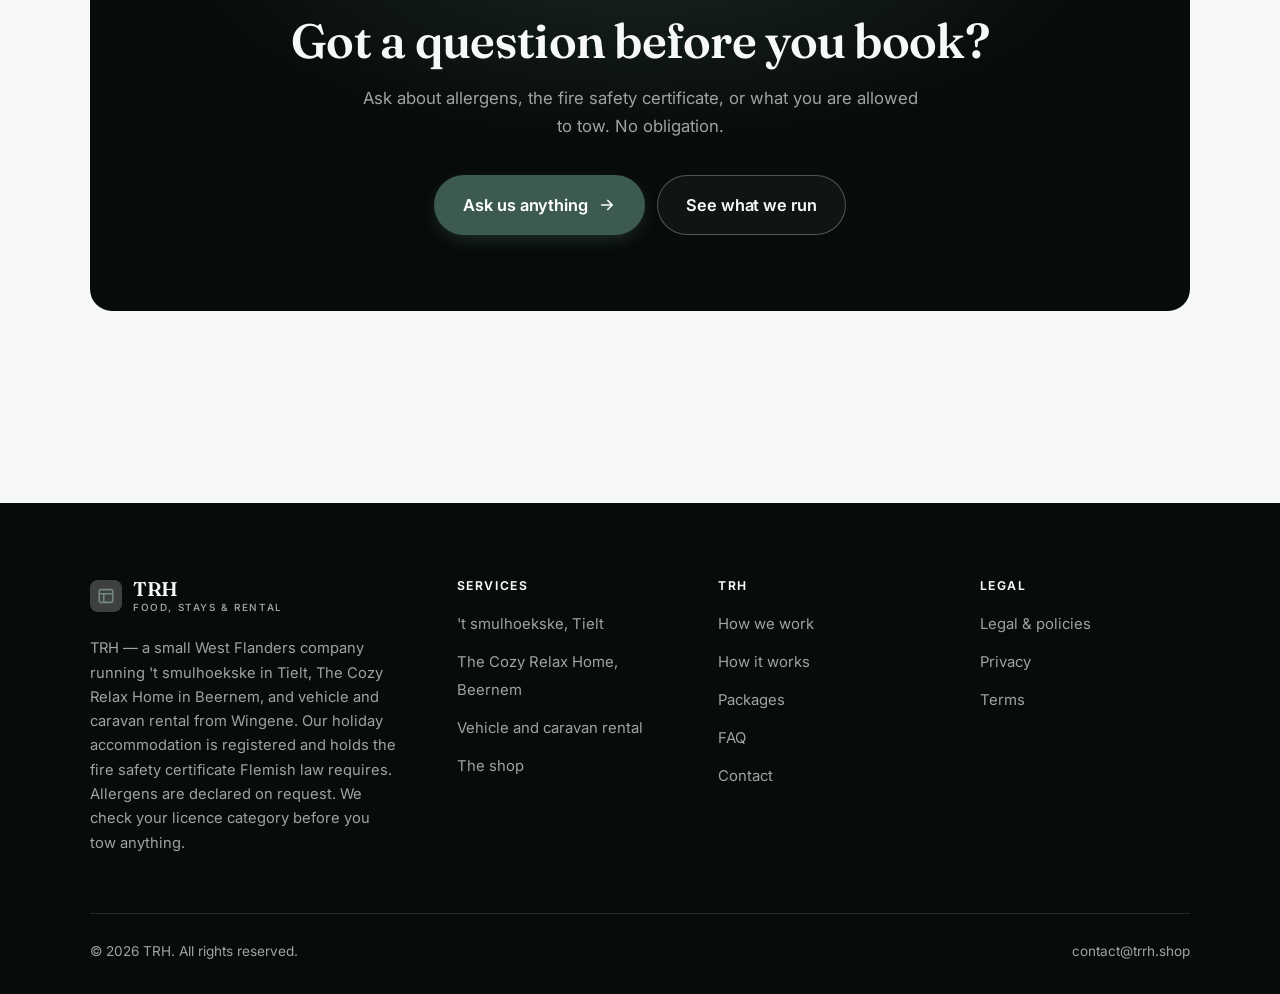
<file: programs.html>
<!DOCTYPE html>
<html lang="en" class="no-js">
<head>
<meta charset="utf-8">
<meta name="viewport" content="width=device-width, initial-scale=1">
<title>Services — TRH</title>
<meta name="description" content="What TRH runs: 't smulhoekske in Tielt, The Cozy Relax Home in Beernem, vehicle and caravan rental, and a small shop.">
<link rel="canonical" href="https://trrh.shop/programs.html">

<meta property="og:type" content="website">
<meta property="og:url" content="https://trrh.shop/programs.html">
<meta property="og:site_name" content="TRH">
<meta property="og:locale" content="en_US">
<meta property="og:title" content="Services — TRH">
<meta property="og:description" content="What TRH runs: 't smulhoekske in Tielt, The Cozy Relax Home in Beernem, vehicle and caravan rental, and a small shop.">
<meta name="theme-color" content="#070b0a">

<link rel="icon" href="assets/img/favicon.svg" type="image/svg+xml">
<link rel="preconnect" href="https://fonts.googleapis.com">
<link rel="preconnect" href="https://fonts.gstatic.com" crossorigin>
<link rel="stylesheet" href="https://fonts.googleapis.com/css2?family=Fraunces:wght@400;500;600;700&family=Inter:wght@400..700&display=swap">
<link rel="stylesheet" href="assets/css/style.css">

<!-- Thème appliqué avant le premier rendu (évite le flash) -->
<script>
document.documentElement.classList.remove('no-js');
(function(){try{var t=localStorage.getItem('site-theme');if(t){document.documentElement.setAttribute('data-theme',t);}}catch(e){}})();
</script>
</head>

<body>
<a class="skip-link" href="#main">Skip to main content</a>

<header class="site-header">
  <nav class="wrap nav" aria-label="Main navigation">
    <a class="brand" href="index.html">
      <svg class="brand__mark" viewBox="0 0 64 64" aria-hidden="true">
        <rect class="bm-bg" width="64" height="64" rx="16"/>
        <g class="bm-ic" transform="translate(14 14) scale(1.5)" fill="none" stroke-width="2.1" stroke-linecap="round" stroke-linejoin="round"><rect x="3" y="3.5" width="18" height="17" rx="2.5"/><path d="M3 9h18M9 9v11.5"/></g>
      </svg>
      <span>TRH<span class="brand__sub">FOOD, STAYS &amp; RENTAL</span></span>
    </a>

    <ul class="nav__links" id="nav-links">
      <li><a href="index.html">Home</a></li>
      <li><a href="programs.html" aria-current="page">Services</a></li>
      <li><a href="index.html#pricing">Packages</a></li>
      <li><a href="about.html">How we work</a></li>
      <li><a href="contact.html">Contact</a></li>
      <li><a class="btn btn--primary" href="contact.html">Ask us anything</a></li>
    </ul>

    <div class="nav__cta">
      <button class="theme-toggle" type="button" aria-label="Switch to dark theme">
        <svg class="icon-sun" viewBox="0 0 24 24" fill="none" stroke="currentColor" stroke-width="1.8" stroke-linecap="round" aria-hidden="true"><circle cx="12" cy="12" r="4"/><path d="M12 2v2m0 16v2M2 12h2m16 0h2M4.9 4.9l1.4 1.4m11.4 11.4 1.4 1.4M19.1 4.9l-1.4 1.4M6.3 17.7l-1.4 1.4"/></svg>
        <svg class="icon-moon" viewBox="0 0 24 24" fill="none" stroke="currentColor" stroke-width="1.8" stroke-linecap="round" stroke-linejoin="round" aria-hidden="true"><path d="M21 12.8A9 9 0 1 1 11.2 3a7 7 0 0 0 9.8 9.8z"/></svg>
      </button>
      <a class="btn btn--primary" href="contact.html">Ask us anything</a>
      <button class="nav__toggle" type="button" aria-expanded="false" aria-controls="nav-links" aria-label="Open menu">
        <svg class="icon-open" viewBox="0 0 24 24" fill="none" stroke="currentColor" stroke-width="2" stroke-linecap="round" aria-hidden="true"><path d="M3 6h18M3 12h18M3 18h18"/></svg>
        <svg class="icon-close" viewBox="0 0 24 24" fill="none" stroke="currentColor" stroke-width="2" stroke-linecap="round" aria-hidden="true"><path d="M6 6l12 12M18 6L6 18"/></svg>
      </button>
    </div>
  </nav>
</header>

<main id="main">

<section class="page-head">
  <div class="wrap">
    <nav class="breadcrumb" aria-label="Breadcrumb">
      <a href="index.html">Home</a><span>/</span><span aria-current="page">Services</span>
    </nav>
    <h1>What we run, in detail</h1>
    <p>Four activities, each with the rule that governs it stated plainly.</p>
  </div>
</section>

<section class="section wrap" id="eatery">
  <div class="split reveal">
    <div>
      <span class="eyebrow">Program 01 · Allergens on request</span>
      <h2>'t smulhoekske, Tielt</h2>
      <p>Allergen information is a legal duty for food that is not pre-packed, not just for labelled products, and it is the duty most often fudged in small kitchens with a vague reassurance. We give it in writing on request. What we will not do is promise the absence of traces in a kitchen that handles those ingredients, because that is a promise nobody in a small kitchen can keep.</p>
      <ul class="tags"><li>Per order</li><li>Everyone</li><li>Allergens on request</li><li>FASFC registered</li></ul>
      <p><a class="arrow-link" href="contact.html">Start this program <svg viewBox="0 0 24 24" fill="none" stroke="currentColor" stroke-width="2.2" stroke-linecap="round" stroke-linejoin="round" aria-hidden="true"><path d="M5 12h14M13 6l6 6-6 6"/></svg></a></p>
    </div>
    <div class="grid grid--2 grid--tight">
      <article class="card card--sm">
        <h3>Step 1 · Ask</h3>
        <p>Tell us before you order.</p>
      </article>
      <article class="card card--sm">
        <h3>Step 2 · Written</h3>
        <p>Allergen information in writing.</p>
      </article>
      <article class="card card--sm">
        <h3>Step 3 · Honest limit</h3>
        <p>Traces cannot be guaranteed.</p>
      </article>
      <article class="card card--sm">
        <h3>Step 4 · Decide</h3>
        <p>With the facts, not a guess.</p>
      </article>
    </div>
  </div>
</section>

<section class="section section--flush wrap" id="stay">
  <div class="split reveal">
    <div class="grid grid--2 grid--tight">
      <article class="card card--sm">
        <h3>Step 1 · Dates</h3>
        <p>Availability and the group size.</p>
      </article>
      <article class="card card--sm">
        <h3>Step 2 · Terms</h3>
        <p>Cancellation terms stated up front.</p>
      </article>
      <article class="card card--sm">
        <h3>Step 3 · Certificate</h3>
        <p>Produced on request.</p>
      </article>
      <article class="card card--sm">
        <h3>Step 4 · Stay</h3>
        <p>Keys, and how to reach us.</p>
      </article>
    </div>
    <div>
      <span class="eyebrow">Program 02 · Registered and certified</span>
      <h2>The Cozy Relax Home, Beernem</h2>
      <p>Flemish law requires tourist accommodation to be notified and to hold a fire safety certificate from the municipality, and plenty of lets operate without one because guests never ask. Ours is on file and we will produce it. We also collect and remit the tourist tax where the commune levies it, rather than treating it as an optional extra.</p>
      <ul class="tags"><li>Per stay</li><li>Families and groups</li><li>Certificate held</li><li>Terms in writing</li></ul>
      <p><a class="arrow-link" href="contact.html">Start this program <svg viewBox="0 0 24 24" fill="none" stroke="currentColor" stroke-width="2.2" stroke-linecap="round" stroke-linejoin="round" aria-hidden="true"><path d="M5 12h14M13 6l6 6-6 6"/></svg></a></p>
    </div>
  </div>
</section>

<section class="section section--flush wrap" id="rental">
  <div class="split reveal">
    <div>
      <span class="eyebrow">Program 03 · Licence category checked</span>
      <h2>Vehicle and caravan rental</h2>
      <p>This is the one that catches people out. A category B licence does not cover every combination of car and trailer: above certain weights you need a BE licence, and a renter driving without it is uninsured and committing an offence. We check the category against the combination and we will refuse the hire rather than hand over keys that put you in that position.</p>
      <ul class="tags"><li>Per rental</li><li>Licensed drivers</li><li>Licence verified</li><li>Written agreement</li></ul>
      <p><a class="arrow-link" href="contact.html">Start this program <svg viewBox="0 0 24 24" fill="none" stroke="currentColor" stroke-width="2.2" stroke-linecap="round" stroke-linejoin="round" aria-hidden="true"><path d="M5 12h14M13 6l6 6-6 6"/></svg></a></p>
    </div>
    <div class="grid grid--2 grid--tight">
      <article class="card card--sm">
        <h3>Step 1 · Combination</h3>
        <p>What you want to tow, and with what.</p>
      </article>
      <article class="card card--sm">
        <h3>Step 2 · Licence</h3>
        <p>Category checked against the weights.</p>
      </article>
      <article class="card card--sm">
        <h3>Step 3 · Condition</h3>
        <p>Recorded before you leave.</p>
      </article>
      <article class="card card--sm">
        <h3>Step 4 · Return</h3>
        <p>Checked against the same record.</p>
      </article>
    </div>
  </div>
</section>

<section class="section section--flush wrap" id="shop">
  <div class="split reveal">
    <div class="grid grid--2 grid--tight">
      <article class="card card--sm">
        <h3>Step 1 · Buy</h3>
        <p>Everyday provisions.</p>
      </article>
      <article class="card card--sm">
        <h3>Step 2 · Receipt</h3>
        <p>Kept simple, always given.</p>
      </article>
      <article class="card card--sm">
        <h3>Step 3 · Problem</h3>
        <p>Come back to us first.</p>
      </article>
      <article class="card card--sm">
        <h3>Step 4 · Resolved</h3>
        <p>Under the statutory guarantee.</p>
      </article>
    </div>
    <div>
      <span class="eyebrow">Program 04 · Everyday things</span>
      <h2>The shop</h2>
      <p>Nothing elaborate: everyday items for people passing through or staying nearby. Goods sold to consumers carry the statutory two-year guarantee of conformity, which is ours to honour rather than something to redirect to a manufacturer, and we would rather you came back to us than fought a warranty form.</p>
      <ul class="tags"><li>Per purchase</li><li>Everyone</li><li>2-year guarantee</li><li>Receipt given</li></ul>
      <p><a class="arrow-link" href="contact.html">Start this program <svg viewBox="0 0 24 24" fill="none" stroke="currentColor" stroke-width="2.2" stroke-linecap="round" stroke-linejoin="round" aria-hidden="true"><path d="M5 12h14M13 6l6 6-6 6"/></svg></a></p>
    </div>
  </div>
</section>

<section class="wrap section--tight">
  <div class="cta-band reveal">
    <h2>Got a question before you book?</h2>
    <p>Ask about allergens, the fire safety certificate, or what you are allowed to tow. No obligation.</p>
    <div class="hero__actions">
      <a class="btn btn--primary btn--lg" href="contact.html">Ask us anything <svg viewBox="0 0 24 24" fill="none" stroke="currentColor" stroke-width="2.2" stroke-linecap="round" stroke-linejoin="round" aria-hidden="true"><path d="M5 12h14M13 6l6 6-6 6"/></svg></a>
      <a class="btn btn--on-dark btn--lg" href="programs.html">See what we run</a>
    </div>
  </div>
</section>

</main>

<footer class="site-footer">
  <div class="wrap">
    <div class="footer__grid">
      <div class="footer__brand">
        <a class="brand" href="index.html">
          <svg class="brand__mark" viewBox="0 0 64 64" aria-hidden="true">
        <rect class="bm-bg" width="64" height="64" rx="16"/>
        <g class="bm-ic" transform="translate(14 14) scale(1.5)" fill="none" stroke-width="2.1" stroke-linecap="round" stroke-linejoin="round"><rect x="3" y="3.5" width="18" height="17" rx="2.5"/><path d="M3 9h18M9 9v11.5"/></g>
      </svg>
          <span>TRH<span class="brand__sub">FOOD, STAYS &amp; RENTAL</span></span>
        </a>
        <p>TRH — a small West Flanders company running 't smulhoekske in Tielt, The Cozy Relax Home in Beernem, and vehicle and caravan rental from Wingene. Our holiday accommodation is registered and holds the fire safety certificate Flemish law requires. Allergens are declared on request. We check your licence category before you tow anything.</p>
      </div>

      <div class="footer__col">
        <h4>Services</h4>
        <ul>
          <li><a href="programs.html#eatery">'t smulhoekske, Tielt</a></li>
          <li><a href="programs.html#stay">The Cozy Relax Home, Beernem</a></li>
          <li><a href="programs.html#rental">Vehicle and caravan rental</a></li>
          <li><a href="programs.html#shop">The shop</a></li>
        </ul>
      </div>

      <div class="footer__col">
        <h4>TRH</h4>
        <ul>
          <li><a href="about.html">How we work</a></li>
          <li><a href="index.html#how-it-works">How it works</a></li>
          <li><a href="index.html#pricing">Packages</a></li>
          <li><a href="index.html#faq">FAQ</a></li>
          <li><a href="contact.html">Contact</a></li>
        </ul>
      </div>

      <div class="footer__col">
        <h4>Legal</h4>
        <ul>
          <li><a href="legal.html">Legal &amp; policies</a></li>
          <li><a href="legal.html#privacy">Privacy</a></li>
          <li><a href="legal.html#terms">Terms</a></li>
        </ul>
      </div>
    </div>

    <div class="footer__bottom">
      <p>© <span data-year>2026</span> TRH. All rights reserved.</p>
      <p><a href="mailto:contact@trrh.shop">contact@trrh.shop</a></p>
    </div>
  </div>
</footer>

<script src="assets/js/main.js" defer></script>
</body>
</html>
</file>
<file: assets/css/style.css>
/* TRH — couleurs et polices de la marque.
   Modifier ces valeurs suffit à changer l'identité visuelle de tout le site. */
:root {
  --c-accent:    #3d5a52;
  --c-on-accent: #ffffff;
  --c-ink:       #070b0a;
  --c-paper:     #f6f9f7;

  --accent-ink-light: color-mix(in srgb, var(--c-accent) 58%, black);
  --accent-on-dark:   color-mix(in srgb, var(--c-accent) 72%, white);

  --font-display: "Fraunces", system-ui, -apple-system, "Segoe UI", sans-serif;
  --font-body: "Inter", system-ui, -apple-system, "Segoe UI", sans-serif;
  --display-weight: 600;
  --display-tracking: -.015em;
}

/* ==========================================================================
   Feuille de style commune aux sites de coaching
   Les couleurs de marque (--c-accent, --c-on-accent, --c-ink, --c-paper) et
   les polices sont définies juste au-dessus, par site. Tout le reste en dérive.
   ========================================================================== */

/* --------------------------------------------------------------------------
   1. Tokens dérivés
   -------------------------------------------------------------------------- */

:root {
  /* Thème clair */
  --paper:      var(--c-paper);
  --paper-2:    color-mix(in srgb, var(--c-paper) 95%, var(--c-ink));
  --paper-3:    color-mix(in srgb, var(--c-paper) 89%, var(--c-ink));
  --line:       color-mix(in srgb, var(--c-paper) 86%, var(--c-ink));
  --text:       color-mix(in srgb, var(--c-ink) 94%, var(--c-paper));
  --muted:      color-mix(in srgb, var(--c-ink) 64%, var(--c-paper));
  --accent:     var(--c-accent);
  --accent-600: color-mix(in srgb, var(--c-accent) 86%, black);
  --accent-ink: var(--accent-ink-light);
  --on-accent:  var(--c-on-accent);
  --ink:        var(--c-ink);
  --ink-soft:   color-mix(in srgb, var(--c-ink) 90%, white);
  --on-ink:     var(--c-paper);
  --on-ink-mut: color-mix(in srgb, var(--c-paper) 64%, var(--c-ink));
  --brand-bg:   var(--c-ink);

  /* Rayons */
  --r-sm: 8px;
  --r-md: 14px;
  --r-lg: 22px;
  --r-full: 999px;

  /* Ombres */
  --sh-1: 0 1px 2px rgba(0, 0, 0, .05), 0 2px 8px rgba(0, 0, 0, .04);
  --sh-2: 0 2px 4px rgba(0, 0, 0, .05), 0 12px 32px rgba(0, 0, 0, .09);
  --sh-3: 0 4px 8px rgba(0, 0, 0, .06), 0 24px 56px rgba(0, 0, 0, .14);

  /* Rythme */
  --gutter: clamp(16px, 4vw, 40px);
  --maxw: 1180px;
  --section-y: clamp(64px, 9vw, 124px);

  --ease: cubic-bezier(.22, .61, .36, 1);
}

/* Thème sombre — suit le système, sauf si l'utilisateur a choisi « clair » */
@media (prefers-color-scheme: dark) {
  :root:not([data-theme="light"]) {
    --paper:      var(--c-ink);
    --paper-2:    color-mix(in srgb, var(--c-ink) 92%, white);
    --paper-3:    color-mix(in srgb, var(--c-ink) 86%, white);
    --line:       color-mix(in srgb, var(--c-ink) 80%, white);
    --text:       color-mix(in srgb, var(--c-paper) 94%, var(--c-ink));
    --muted:      color-mix(in srgb, var(--c-paper) 66%, var(--c-ink));
    --accent-ink: var(--accent-on-dark);
    --ink:        color-mix(in srgb, var(--c-ink) 72%, black);
    --brand-bg:   color-mix(in srgb, var(--c-ink) 80%, white);
    --sh-1: 0 1px 2px rgba(0, 0, 0, .4), 0 2px 8px rgba(0, 0, 0, .3);
    --sh-2: 0 2px 4px rgba(0, 0, 0, .4), 0 12px 32px rgba(0, 0, 0, .45);
    --sh-3: 0 4px 8px rgba(0, 0, 0, .45), 0 24px 56px rgba(0, 0, 0, .55);
  }
}

/* Thème sombre — choix explicite */
:root[data-theme="dark"] {
  --paper:      var(--c-ink);
  --paper-2:    color-mix(in srgb, var(--c-ink) 92%, white);
  --paper-3:    color-mix(in srgb, var(--c-ink) 86%, white);
  --line:       color-mix(in srgb, var(--c-ink) 80%, white);
  --text:       color-mix(in srgb, var(--c-paper) 94%, var(--c-ink));
  --muted:      color-mix(in srgb, var(--c-paper) 66%, var(--c-ink));
  --accent-ink: var(--accent-on-dark);
  --ink:        color-mix(in srgb, var(--c-ink) 72%, black);
  --brand-bg:   color-mix(in srgb, var(--c-ink) 80%, white);
  --sh-1: 0 1px 2px rgba(0, 0, 0, .4), 0 2px 8px rgba(0, 0, 0, .3);
  --sh-2: 0 2px 4px rgba(0, 0, 0, .4), 0 12px 32px rgba(0, 0, 0, .45);
  --sh-3: 0 4px 8px rgba(0, 0, 0, .45), 0 24px 56px rgba(0, 0, 0, .55);
}

/* --------------------------------------------------------------------------
   2. Reset / base
   -------------------------------------------------------------------------- */

*, *::before, *::after { box-sizing: border-box; }

* { margin: 0; }

html {
  -webkit-text-size-adjust: 100%;
  scroll-behavior: smooth;
  scroll-padding-top: 88px;
}

body {
  background: var(--paper);
  color: var(--text);
  font-family: var(--font-body);
  font-size: 17px;
  line-height: 1.65;
  -webkit-font-smoothing: antialiased;
  text-rendering: optimizeLegibility;
  overflow-x: hidden;
}

img, svg, video { display: block; max-width: 100%; height: auto; }

a { color: inherit; text-decoration: none; }

button, input, textarea, select { font: inherit; color: inherit; }

h1, h2, h3, h4 {
  font-family: var(--font-display);
  font-weight: var(--display-weight);
  line-height: 1.08;
  letter-spacing: var(--display-tracking);
  text-wrap: balance;
}

p { text-wrap: pretty; }

:focus-visible {
  outline: 3px solid var(--accent);
  outline-offset: 3px;
  border-radius: 4px;
}

::selection { background: var(--accent); color: var(--on-accent); }

/* --------------------------------------------------------------------------
   3. Utilitaires de mise en page
   -------------------------------------------------------------------------- */

.wrap {
  width: 100%;
  max-width: var(--maxw);
  margin-inline: auto;
  padding-inline: var(--gutter);
}

.section { padding-block: var(--section-y); }
.section--flush { padding-top: 0; }
.section--tight { padding-block: clamp(48px, 6vw, 80px); }

.skip-link {
  position: absolute;
  left: 12px;
  top: -100px;
  z-index: 200;
  background: var(--accent);
  color: var(--on-accent);
  padding: 12px 20px;
  border-radius: var(--r-sm);
  font-weight: 600;
  transition: top .2s var(--ease);
}
.skip-link:focus { top: 12px; }

.eyebrow {
  display: inline-flex;
  align-items: center;
  gap: 8px;
  font-size: .78rem;
  font-weight: 650;
  letter-spacing: .14em;
  text-transform: uppercase;
  color: var(--accent-ink);
  margin-bottom: 18px;
}
.eyebrow::before {
  content: "";
  width: 22px;
  height: 2px;
  background: var(--accent);
  border-radius: 2px;
}

.section-head { max-width: 62ch; margin-bottom: clamp(36px, 5vw, 60px); }
.section-head h2 { font-size: clamp(2rem, 4.4vw, 3.1rem); }
.section-head p {
  margin-top: 18px;
  color: var(--muted);
  font-size: clamp(1rem, 1.6vw, 1.12rem);
  max-width: 58ch;
}

.section-head--center { margin-inline: auto; text-align: center; }
.section-head--center .eyebrow { justify-content: center; }
.section-head--center p { margin-inline: auto; }

/* --------------------------------------------------------------------------
   4. Boutons
   -------------------------------------------------------------------------- */

.btn {
  display: inline-flex;
  align-items: center;
  justify-content: center;
  gap: 10px;
  padding: 14px 26px;
  border: 1px solid transparent;
  border-radius: var(--r-full);
  font-weight: 620;
  font-size: .98rem;
  letter-spacing: -.005em;
  cursor: pointer;
  white-space: nowrap;
  transition: transform .18s var(--ease), background-color .18s var(--ease),
              border-color .18s var(--ease), box-shadow .18s var(--ease), color .18s var(--ease);
}
.btn:hover { transform: translateY(-2px); }
.btn:active { transform: translateY(0); }

.btn--primary {
  background: var(--accent);
  color: var(--on-accent);
  box-shadow: 0 6px 20px -6px color-mix(in srgb, var(--c-accent) 65%, transparent);
}
.btn--primary:hover {
  background: var(--accent-600);
  box-shadow: 0 12px 28px -8px color-mix(in srgb, var(--c-accent) 70%, transparent);
}

.btn--ghost {
  border-color: var(--line);
  background: transparent;
  color: var(--text);
}
.btn--ghost:hover { border-color: var(--accent); color: var(--accent-ink); }

.btn--on-dark {
  border-color: color-mix(in srgb, var(--c-paper) 28%, transparent);
  color: var(--on-ink);
  background: color-mix(in srgb, var(--c-paper) 4%, transparent);
}
.btn--on-dark:hover {
  border-color: color-mix(in srgb, var(--c-paper) 60%, transparent);
  background: color-mix(in srgb, var(--c-paper) 10%, transparent);
}

.btn--lg { padding: 16px 28px; font-size: 1.02rem; }
.btn--block { width: 100%; }

.btn svg { width: 18px; height: 18px; flex: none; }

@media (max-width: 420px) {
  .btn--lg { padding: 15px 22px; font-size: 1rem; white-space: normal; text-align: center; }
}

/* Lien fléché */
.arrow-link {
  display: inline-flex;
  align-items: center;
  gap: 8px;
  font-weight: 620;
  color: var(--accent-ink);
}
.arrow-link svg { width: 16px; height: 16px; transition: transform .18s var(--ease); }
.arrow-link:hover svg { transform: translateX(4px); }

/* --------------------------------------------------------------------------
   5. En-tête / navigation
   -------------------------------------------------------------------------- */

.site-header {
  position: sticky;
  top: 0;
  z-index: 100;
  background: color-mix(in srgb, var(--paper) 82%, transparent);
  backdrop-filter: saturate(180%) blur(14px);
  -webkit-backdrop-filter: saturate(180%) blur(14px);
  border-bottom: 1px solid transparent;
  transition: border-color .25s var(--ease), background-color .25s var(--ease);
}
.site-header.is-stuck {
  border-bottom-color: var(--line);
  background: color-mix(in srgb, var(--paper) 94%, transparent);
}

.nav {
  display: flex;
  align-items: center;
  justify-content: space-between;
  gap: 24px;
  height: 74px;
}

.brand {
  display: inline-flex;
  align-items: center;
  gap: 11px;
  font-family: var(--font-display);
  font-weight: var(--display-weight);
  font-size: 1.24rem;
  letter-spacing: var(--display-tracking);
  flex: none;
  line-height: 1.1;
}
.brand__mark { width: 32px; height: 32px; flex: none; }
.brand__mark .bm-bg { fill: var(--brand-bg); }
.brand__mark .bm-ic { stroke: var(--accent-on-dark); color: var(--accent-on-dark); }
.brand__sub {
  display: block;
  font-family: var(--font-body);
  font-size: .62rem;
  font-weight: 550;
  letter-spacing: .16em;
  text-transform: uppercase;
  color: var(--muted);
  margin-top: 1px;
}

.nav__links {
  display: flex;
  align-items: center;
  gap: 4px;
  list-style: none;
  padding: 0;
}
.nav__links a {
  display: block;
  padding: 9px 14px;
  border-radius: var(--r-full);
  font-size: .95rem;
  font-weight: 520;
  color: var(--muted);
  transition: color .16s var(--ease), background-color .16s var(--ease);
}
.nav__links a:hover { color: var(--text); background: var(--paper-2); }
.nav__links a[aria-current="page"] { color: var(--text); font-weight: 620; }
.nav__links .btn { display: none; }

.nav__cta { display: flex; align-items: center; gap: 10px; flex: none; }

.nav__toggle {
  display: none;
  width: 44px;
  height: 44px;
  align-items: center;
  justify-content: center;
  background: transparent;
  border: 1px solid var(--line);
  border-radius: var(--r-full);
  cursor: pointer;
}
.nav__toggle svg { width: 20px; height: 20px; }
.nav__toggle .icon-close { display: none; }
.nav__toggle[aria-expanded="true"] .icon-open { display: none; }
.nav__toggle[aria-expanded="true"] .icon-close { display: block; }

@media (max-width: 900px) {
  .nav__links, .nav__cta .btn { display: none; }
  .nav__toggle { display: inline-flex; }

  .nav__links {
    position: fixed;
    inset: 74px 0 auto;
    flex-direction: column;
    align-items: stretch;
    gap: 2px;
    padding: 20px var(--gutter) 32px;
    background: var(--paper);
    border-bottom: 1px solid var(--line);
    box-shadow: var(--sh-2);
  }
  .nav__links.is-open { display: flex; }
  .nav__links a { padding: 14px 4px; font-size: 1.1rem; border-radius: var(--r-sm); }
  .nav__links a.btn { display: inline-flex; margin-top: 14px; padding: 14px 26px; color: var(--on-accent); }
}

@media (max-width: 380px) {
  .brand__sub { display: none; }
}

/* Bouton de thème */
.theme-toggle {
  width: 44px;
  height: 44px;
  display: inline-flex;
  align-items: center;
  justify-content: center;
  background: transparent;
  border: 1px solid var(--line);
  border-radius: var(--r-full);
  cursor: pointer;
  color: var(--muted);
  transition: color .16s var(--ease), border-color .16s var(--ease);
}
.theme-toggle:hover { color: var(--text); border-color: var(--accent); }
.theme-toggle svg { width: 18px; height: 18px; }
.theme-toggle .icon-moon { display: none; }
:root[data-theme="dark"] .theme-toggle .icon-sun { display: none; }
:root[data-theme="dark"] .theme-toggle .icon-moon { display: block; }
@media (prefers-color-scheme: dark) {
  :root:not([data-theme="light"]) .theme-toggle .icon-sun { display: none; }
  :root:not([data-theme="light"]) .theme-toggle .icon-moon { display: block; }
}

/* --------------------------------------------------------------------------
   6. Hero
   -------------------------------------------------------------------------- */

.hero {
  position: relative;
  background: var(--ink);
  color: var(--on-ink);
  overflow: hidden;
  isolation: isolate;
}

/* Halo de couleur + grain léger */
.hero::before {
  content: "";
  position: absolute;
  inset: -30% -10% auto;
  height: 130%;
  background:
    radial-gradient(60% 55% at 78% 18%, color-mix(in srgb, var(--c-accent) 34%, transparent), transparent 62%),
    radial-gradient(48% 44% at 12% 88%, color-mix(in srgb, var(--c-accent) 16%, transparent), transparent 66%);
  z-index: -2;
  pointer-events: none;
}
.hero::after {
  content: "";
  position: absolute;
  inset: 0;
  background-image: url("data:image/svg+xml,%3Csvg xmlns='http://www.w3.org/2000/svg' width='160' height='160'%3E%3Cfilter id='n'%3E%3CfeTurbulence type='fractalNoise' baseFrequency='.85' numOctaves='3'/%3E%3C/filter%3E%3Crect width='160' height='160' filter='url(%23n)' opacity='.28'/%3E%3C/svg%3E");
  opacity: .45;
  mix-blend-mode: overlay;
  z-index: -1;
  pointer-events: none;
}

.hero__inner {
  display: grid;
  grid-template-columns: minmax(0, 1.05fr) minmax(0, .95fr);
  align-items: center;
  gap: clamp(32px, 5vw, 72px);
  padding-block: clamp(56px, 8vw, 110px);
}

.hero h1 {
  font-size: clamp(2.5rem, 6vw, 4.6rem);
  letter-spacing: calc(var(--display-tracking) * 1.4);
}
.hero h1 em {
  font-style: normal;
  color: var(--accent-on-dark);
  text-decoration: underline;
  text-decoration-color: color-mix(in srgb, var(--c-accent) 45%, transparent);
  text-decoration-thickness: .1em;
  text-underline-offset: .14em;
  text-decoration-skip-ink: none;
}

.hero__lede {
  margin-top: 22px;
  font-size: clamp(1.04rem, 1.9vw, 1.2rem);
  color: var(--on-ink-mut);
  max-width: 50ch;
}

.hero__actions {
  display: flex;
  flex-wrap: wrap;
  gap: 12px;
  margin-top: 34px;
}

.hero__eyebrow { color: var(--accent-on-dark); }
.hero__eyebrow::before { background: var(--accent-on-dark); }

/* Faits sur l'offre */
.hero__proof {
  display: grid;
  grid-template-columns: repeat(4, minmax(0, 1fr));
  gap: clamp(18px, 3vw, 32px);
  margin-top: 44px;
  padding: 26px 0 0;
  border-top: 1px solid color-mix(in srgb, var(--c-paper) 14%, transparent);
  list-style: none;
}
.stat__num {
  display: block;
  font-family: var(--font-display);
  font-size: clamp(1.5rem, 2.6vw, 2.05rem);
  font-weight: var(--display-weight);
  line-height: 1;
  letter-spacing: var(--display-tracking);
  white-space: nowrap;
}
.stat__label {
  display: block;
  margin-top: 7px;
  font-size: .82rem;
  line-height: 1.4;
  color: var(--on-ink-mut);
}

.hero__art svg { width: 100%; height: auto; border-radius: var(--r-lg); box-shadow: var(--sh-3); }

@media (max-width: 880px) {
  .hero__inner { grid-template-columns: 1fr; }
  .hero__art { order: -1; max-width: 560px; }
}
@media (max-width: 540px) {
  .hero__proof { grid-template-columns: repeat(2, minmax(0, 1fr)); }
}

/* --------------------------------------------------------------------------
   7. Bandeau défilant
   -------------------------------------------------------------------------- */

.marquee {
  background: var(--ink-soft);
  color: var(--on-ink-mut);
  border-top: 1px solid color-mix(in srgb, var(--c-paper) 8%, transparent);
  padding-block: 18px;
  overflow: hidden;
  white-space: nowrap;
  mask-image: linear-gradient(90deg, transparent, #000 8%, #000 92%, transparent);
  -webkit-mask-image: linear-gradient(90deg, transparent, #000 8%, #000 92%, transparent);
}
.marquee__track {
  display: inline-flex;
  gap: 42px;
  align-items: center;
  animation: marquee 38s linear infinite;
  font-size: .86rem;
  letter-spacing: .12em;
  text-transform: uppercase;
  font-weight: 560;
}
.marquee__track span { display: inline-flex; align-items: center; gap: 42px; }
.marquee__track span::after {
  content: "";
  width: 5px; height: 5px;
  border-radius: 50%;
  background: var(--accent);
  opacity: .8;
}
@keyframes marquee { to { transform: translateX(-50%); } }

/* --------------------------------------------------------------------------
   8. Grilles de cartes
   -------------------------------------------------------------------------- */

.grid {
  display: grid;
  gap: clamp(16px, 2.2vw, 26px);
}
.grid--2 { grid-template-columns: repeat(auto-fit, minmax(min(100%, 260px), 1fr)); }
.grid--3 { grid-template-columns: repeat(auto-fit, minmax(min(100%, 270px), 1fr)); }
.grid--4 { grid-template-columns: repeat(auto-fit, minmax(min(100%, 230px), 1fr)); }
.grid--tight { gap: 14px; }

.card {
  position: relative;
  display: flex;
  flex-direction: column;
  padding: 28px;
  background: var(--paper-2);
  border: 1px solid var(--line);
  border-radius: var(--r-lg);
  transition: transform .22s var(--ease), box-shadow .22s var(--ease), border-color .22s var(--ease);
}
a.card:hover, .card--lift:hover {
  transform: translateY(-5px);
  box-shadow: var(--sh-2);
  border-color: color-mix(in srgb, var(--c-accent) 45%, var(--line));
}
.card--sm { padding: 22px; }
.card--sm h3 { font-size: 1rem; }
.card__icon {
  width: 52px;
  height: 52px;
  display: grid;
  place-items: center;
  border-radius: var(--r-md);
  background: color-mix(in srgb, var(--c-accent) 15%, transparent);
  color: var(--accent-ink);
  margin-bottom: 20px;
}
.card__icon svg { width: 26px; height: 26px; }
.card h3 { font-size: 1.22rem; margin-bottom: 10px; }
.card p { color: var(--muted); font-size: .95rem; }
.card .arrow-link { margin-top: auto; padding-top: 18px; font-size: .92rem; }

.tags {
  list-style: none;
  padding: 0;
  margin: 18px 0 0;
  display: flex;
  flex-wrap: wrap;
  gap: 7px;
}
.tags li {
  font-size: .78rem;
  font-weight: 560;
  padding: 5px 11px;
  border-radius: var(--r-full);
  background: var(--paper);
  border: 1px solid var(--line);
  color: var(--muted);
}

/* --------------------------------------------------------------------------
   9. Méthode (étapes)
   -------------------------------------------------------------------------- */

.steps { counter-reset: step; }
.step {
  position: relative;
  padding: 30px 26px 26px;
  background: var(--paper);
  border: 1px solid var(--line);
  border-radius: var(--r-lg);
}
.step::before {
  counter-increment: step;
  content: "0" counter(step);
  display: block;
  font-family: var(--font-display);
  font-size: 2.6rem;
  font-weight: var(--display-weight);
  line-height: 1;
  letter-spacing: var(--display-tracking);
  color: color-mix(in srgb, var(--c-accent) 55%, var(--paper));
  margin-bottom: 16px;
}
.step h3 { font-size: 1.12rem; margin-bottom: 9px; }
.step p { color: var(--muted); font-size: .93rem; }

/* --------------------------------------------------------------------------
   10. Tarifs
   -------------------------------------------------------------------------- */

.plans { align-items: start; }

.plan {
  display: flex;
  flex-direction: column;
  padding: 32px 28px;
  background: var(--paper);
  border: 1px solid var(--line);
  border-radius: var(--r-lg);
  height: 100%;
  position: relative;
}
.plan--featured {
  background: var(--ink);
  color: var(--on-ink);
  border-color: var(--ink);
  box-shadow: var(--sh-3);
}
.plan--featured .plan__desc,
.plan--featured .plan__period,
.plan--featured .plan__features li { color: var(--on-ink-mut); }
.plan--featured .plan__features li::before { color: var(--accent-on-dark); }

.plan__tag {
  position: absolute;
  top: 18px;
  right: 18px;
  font-size: .7rem;
  font-weight: 680;
  letter-spacing: .1em;
  text-transform: uppercase;
  padding: 5px 12px;
  border-radius: var(--r-full);
  background: var(--accent);
  color: var(--on-accent);
}

.plan h3 { font-size: 1.3rem; }
.plan--featured h3 { padding-right: 120px; }
.plan__desc { margin-top: 8px; color: var(--muted); font-size: .92rem; min-height: 2.8em; }

.plan__price {
  display: flex;
  align-items: baseline;
  gap: 6px;
  margin: 22px 0 4px;
  font-family: var(--font-display);
  font-size: clamp(2.2rem, 4vw, 2.9rem);
  font-weight: var(--display-weight);
  letter-spacing: var(--display-tracking);
  line-height: 1;
}
.plan__period { font-family: var(--font-body); font-size: .9rem; font-weight: 450; color: var(--muted); letter-spacing: 0; }

.plan__features {
  list-style: none;
  padding: 0;
  margin: 24px 0 28px;
  display: grid;
  gap: 11px;
  flex: 1;
}
.plan__features li {
  display: grid;
  grid-template-columns: 20px 1fr;
  gap: 10px;
  font-size: .93rem;
  color: var(--muted);
  align-items: start;
}
.plan__features li::before {
  content: "✓";
  color: var(--accent-ink);
  font-weight: 700;
  line-height: 1.5;
}

.plans-note { text-align: center; margin-top: 26px; font-size: .88rem; color: var(--muted); }

/* --------------------------------------------------------------------------
   11. Bloc split (texte + illustration)
   -------------------------------------------------------------------------- */

.split {
  display: grid;
  grid-template-columns: repeat(auto-fit, minmax(min(100%, 340px), 1fr));
  gap: clamp(32px, 5vw, 68px);
  align-items: center;
}
.split--top { align-items: start; }
.split__art svg { width: 100%; border-radius: var(--r-lg); box-shadow: var(--sh-2); }
.split h2 { font-size: clamp(1.9rem, 4vw, 2.8rem); }
.split p { margin-top: 18px; color: var(--muted); }
.split .tags { margin-top: 22px; }

/* --------------------------------------------------------------------------
   12. FAQ
   -------------------------------------------------------------------------- */

.faq { max-width: 780px; margin-inline: auto; }
.faq details {
  border-bottom: 1px solid var(--line);
  padding: 4px 0;
}
.faq summary {
  display: flex;
  align-items: center;
  justify-content: space-between;
  gap: 20px;
  padding: 22px 4px;
  cursor: pointer;
  list-style: none;
  font-family: var(--font-display);
  font-size: 1.08rem;
  font-weight: var(--display-weight);
  letter-spacing: var(--display-tracking);
}
.faq summary::-webkit-details-marker { display: none; }
.faq summary::after {
  content: "";
  flex: none;
  width: 13px;
  height: 13px;
  border-right: 2px solid var(--muted);
  border-bottom: 2px solid var(--muted);
  transform: rotate(45deg) translate(-3px, -3px);
  transition: transform .2s var(--ease), border-color .2s var(--ease);
}
.faq details[open] summary::after {
  transform: rotate(225deg) translate(-3px, -3px);
  border-color: var(--accent);
}
.faq details p { padding: 0 4px 24px; color: var(--muted); max-width: 66ch; }

/* --------------------------------------------------------------------------
   13. Bandeau d'appel à l'action
   -------------------------------------------------------------------------- */

.cta-band {
  position: relative;
  background: var(--ink);
  color: var(--on-ink);
  border-radius: var(--r-lg);
  padding: clamp(40px, 6vw, 76px) clamp(24px, 5vw, 64px);
  overflow: hidden;
  isolation: isolate;
  text-align: center;
}
.cta-band::before {
  content: "";
  position: absolute;
  inset: 0;
  background: radial-gradient(70% 90% at 50% 0%, color-mix(in srgb, var(--c-accent) 34%, transparent), transparent 62%);
  z-index: -1;
}
.cta-band h2 { font-size: clamp(1.9rem, 4.4vw, 3rem); }
.cta-band p {
  margin: 18px auto 0;
  max-width: 52ch;
  color: var(--on-ink-mut);
  font-size: 1.05rem;
}
.cta-band .hero__actions { justify-content: center; }

/* --------------------------------------------------------------------------
   14. Formulaire
   -------------------------------------------------------------------------- */

.form-layout {
  display: grid;
  grid-template-columns: minmax(0, 1fr) minmax(0, 420px);
  gap: clamp(32px, 5vw, 64px);
  align-items: start;
}
@media (max-width: 880px) { .form-layout { grid-template-columns: 1fr; } }

.form {
  display: grid;
  gap: 18px;
  padding: clamp(22px, 3.5vw, 36px);
  background: var(--paper-2);
  border: 1px solid var(--line);
  border-radius: var(--r-lg);
}
.form__row { display: grid; grid-template-columns: repeat(auto-fit, minmax(min(100%, 200px), 1fr)); gap: 18px; }

.field { display: grid; gap: 7px; }
.field label { font-size: .88rem; font-weight: 600; }
.field label .req { color: var(--accent-ink); }
.field input, .field textarea, .field select {
  width: 100%;
  padding: 13px 15px;
  background: var(--paper);
  border: 1px solid var(--line);
  border-radius: var(--r-md);
  font-size: .97rem;
  transition: border-color .16s var(--ease), box-shadow .16s var(--ease);
}
.field input:focus, .field textarea:focus, .field select:focus {
  outline: none;
  border-color: var(--accent);
  box-shadow: 0 0 0 3px color-mix(in srgb, var(--c-accent) 24%, transparent);
}
.field textarea { resize: vertical; min-height: 130px; }
.field__hint { font-size: .8rem; color: var(--muted); }

.form__status { font-size: .9rem; font-weight: 600; min-height: 1.4em; }
.form__note { font-size: .82rem; color: var(--muted); }
.form__note a { color: var(--accent-ink); text-decoration: underline; text-underline-offset: 2px; }

.contact-aside { display: grid; gap: 14px; }
.contact-card {
  display: flex;
  gap: 14px;
  padding: 20px 22px;
  background: var(--paper);
  border: 1px solid var(--line);
  border-radius: var(--r-md);
}
.contact-card--soft { background: var(--paper-2); }
.contact-card svg { width: 22px; height: 22px; flex: none; color: var(--accent-ink); margin-top: 3px; }
.contact-card b { display: block; font-size: .95rem; font-weight: 620; }
.contact-card span, .contact-card a { display: block; font-size: .9rem; color: var(--muted); }
.contact-card a:hover { color: var(--accent-ink); }

/* --------------------------------------------------------------------------
   15. Page interne — en-tête
   -------------------------------------------------------------------------- */

.page-head {
  background: var(--paper-2);
  border-bottom: 1px solid var(--line);
  padding-block: clamp(48px, 7vw, 86px);
}
.page-head h1 { font-size: clamp(2.2rem, 5.4vw, 3.6rem); max-width: 20ch; }
.page-head p { margin-top: 18px; color: var(--muted); max-width: 58ch; font-size: 1.06rem; }

.breadcrumb {
  display: flex;
  gap: 8px;
  align-items: center;
  font-size: .84rem;
  color: var(--muted);
  margin-bottom: 18px;
}
.breadcrumb a:hover { color: var(--accent-ink); }
.breadcrumb span { opacity: .6; }

/* --------------------------------------------------------------------------
   16. Pied de page
   -------------------------------------------------------------------------- */

.site-footer {
  background: var(--ink);
  color: var(--on-ink-mut);
  padding-block: clamp(48px, 6vw, 76px) 32px;
  margin-top: var(--section-y);
}
.site-footer .brand { color: var(--on-ink); }
.site-footer .brand__mark .bm-bg { fill: color-mix(in srgb, var(--c-ink) 78%, white); }
.site-footer .brand__sub { color: var(--on-ink-mut); }

.footer__grid {
  display: grid;
  grid-template-columns: minmax(0, 1.5fr) repeat(auto-fit, minmax(150px, 1fr));
  gap: clamp(28px, 4vw, 56px);
}
@media (max-width: 720px) { .footer__grid { grid-template-columns: 1fr 1fr; } .footer__brand { grid-column: 1 / -1; } }

.footer__brand p { margin-top: 16px; font-size: .92rem; max-width: 36ch; }
.footer__col h4 {
  font-family: var(--font-body);
  font-size: .76rem;
  font-weight: 650;
  letter-spacing: .13em;
  text-transform: uppercase;
  color: var(--on-ink);
  margin-bottom: 16px;
}
.footer__col ul { list-style: none; padding: 0; display: grid; gap: 10px; }
.footer__col a { font-size: .93rem; transition: color .16s var(--ease); }
.footer__col a:hover { color: var(--accent-on-dark); }

.footer__bottom {
  display: flex;
  flex-wrap: wrap;
  justify-content: space-between;
  gap: 14px;
  margin-top: clamp(36px, 5vw, 58px);
  padding-top: 26px;
  border-top: 1px solid color-mix(in srgb, var(--c-paper) 12%, transparent);
  font-size: .85rem;
}
.footer__bottom a:hover { color: var(--accent-on-dark); }

/* --------------------------------------------------------------------------
   17. Page 404
   -------------------------------------------------------------------------- */

.notfound {
  min-height: 62vh;
  display: grid;
  place-items: center;
  text-align: center;
  padding-block: var(--section-y);
}
.notfound__code {
  font-family: var(--font-display);
  font-size: clamp(5rem, 18vw, 11rem);
  font-weight: var(--display-weight);
  line-height: .9;
  letter-spacing: -.05em;
  color: color-mix(in srgb, var(--c-accent) 45%, var(--paper));
}
.notfound h1 { font-size: clamp(1.8rem, 4.4vw, 2.8rem); margin-top: 12px; }
.notfound p { color: var(--muted); max-width: 46ch; margin: 18px auto 0; }
.notfound .hero__actions { justify-content: center; }

/* --------------------------------------------------------------------------
   18. Contenu légal
   -------------------------------------------------------------------------- */

.prose { max-width: 70ch; }
.prose h2 { font-size: clamp(1.6rem, 3vw, 2.1rem); margin-top: 48px; margin-bottom: 14px; }
.prose h2:first-child { margin-top: 0; }
.prose h3 { font-size: 1.18rem; margin-top: 30px; margin-bottom: 10px; }
.prose p, .prose li { color: var(--muted); }
.prose p + p { margin-top: 16px; }
.prose ul { margin-top: 14px; padding-left: 22px; display: grid; gap: 9px; }
.prose a { color: var(--accent-ink); text-decoration: underline; text-underline-offset: 2px; }
.prose strong { color: var(--text); }

/* --------------------------------------------------------------------------
   19. Animations d'apparition
   -------------------------------------------------------------------------- */

.reveal {
  opacity: 0;
  transform: translateY(22px);
  transition: opacity .7s var(--ease), transform .7s var(--ease);
}
.reveal.is-in { opacity: 1; transform: none; }

.reveal-group > * {
  opacity: 0;
  transform: translateY(22px);
  transition: opacity .6s var(--ease), transform .6s var(--ease);
  transition-delay: calc(var(--i, 0) * 80ms);
}
.reveal-group.is-in > * { opacity: 1; transform: none; }

/* Sans JavaScript, tout reste visible */
.no-js .reveal, .no-js .reveal-group > * { opacity: 1; transform: none; }

@media (prefers-reduced-motion: reduce) {
  html { scroll-behavior: auto; }
  *, *::before, *::after {
    animation-duration: .001ms !important;
    animation-iteration-count: 1 !important;
    transition-duration: .001ms !important;
  }
  .reveal, .reveal-group > * { opacity: 1; transform: none; }
}

/* --------------------------------------------------------------------------
   20. Divers
   -------------------------------------------------------------------------- */

.visually-hidden {
  position: absolute;
  width: 1px; height: 1px;
  padding: 0; margin: -1px;
  overflow: hidden;
  clip: rect(0 0 0 0);
  white-space: nowrap;
  border: 0;
}
</file>
